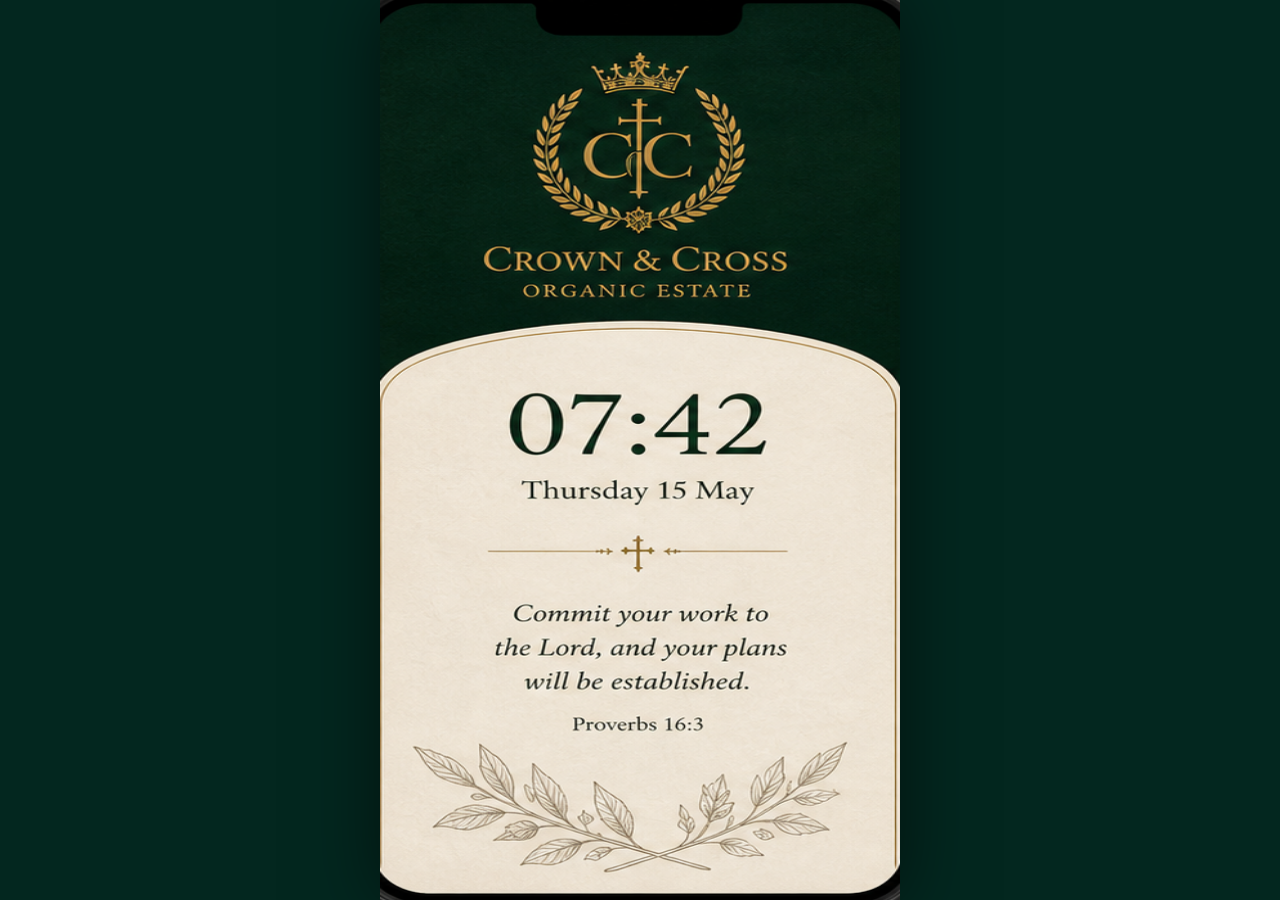
<file: field-journal.html>
<!doctype html><html lang="en"><head><meta charset="utf-8"><meta name="viewport" content="width=device-width,initial-scale=1,viewport-fit=cover"><meta name="theme-color" content="#03271f"><meta name="apple-mobile-web-app-capable" content="yes"><meta name="apple-mobile-web-app-status-bar-style" content="black-translucent"><link rel="apple-touch-icon" href="ccems-field-icon-v2.png"><link rel="manifest" href="field-manifest.webmanifest"><title>CCEMS Estate Field Journal</title><link rel="stylesheet" href="field-journal.css"><link rel="stylesheet" href="field-approved.css"><link rel="stylesheet" href="field-fit.css"></head><body><main id="fieldApp"></main><script src="journal-app.js"></script></body></html>
</file>
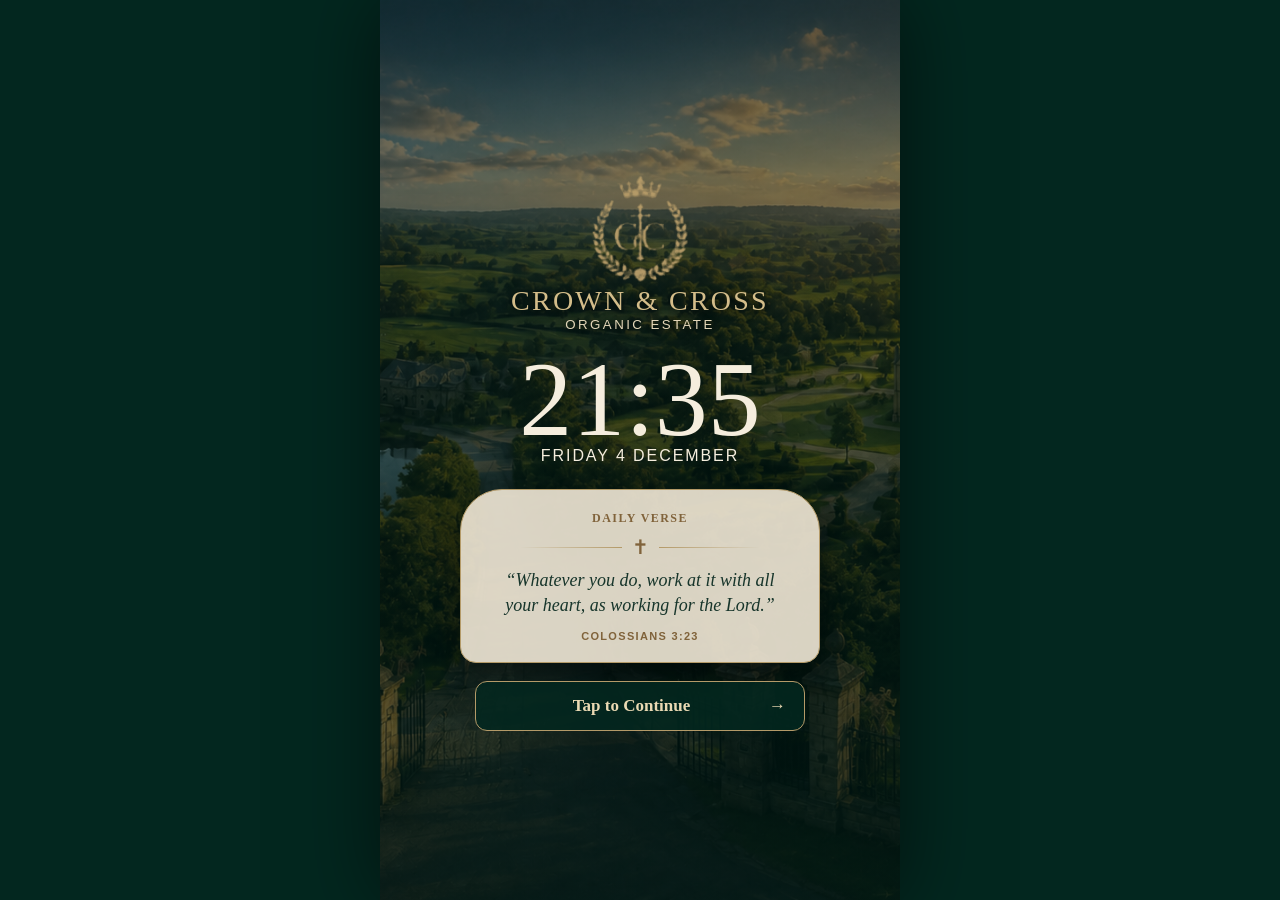
<file: field.html>
<!doctype html><html lang="en"><head><meta charset="utf-8"><meta name="viewport" content="width=device-width,initial-scale=1,viewport-fit=cover"><meta name="theme-color" content="#03271f"><meta name="apple-mobile-web-app-capable" content="yes"><meta name="apple-mobile-web-app-status-bar-style" content="black-translucent"><link rel="apple-touch-icon" href="ccems-field-icon-v2.png"><link rel="manifest" href="field-manifest.webmanifest"><title>CCEMS Field Journal</title><link rel="stylesheet" href="field-journal.css"></head><body><main id="fieldApp"></main><script src="field.js"></script></body></html>
</file>
<file: field-journal.css>
:root{--green:#03271f;--deep:#011a15;--gold:#b49a68;--bronze:#80633b;--paper:#f1eadb;--paper2:#e6dbc6;--ink:#17352b;--sage:#78846b}*{box-sizing:border-box}html,body,#fieldApp{margin:0;min-height:100%;background:var(--green)}body{font-family:"Segoe UI",Arial,sans-serif;color:var(--ink)}button,input,select,textarea{font:inherit}.crest{object-fit:contain;width:82px;height:82px}.ornament{display:flex;align-items:center;gap:10px;width:min(240px,80%);margin:9px auto;color:var(--bronze)}.ornament:before,.ornament:after{content:"";height:1px;flex:1;background:linear-gradient(90deg,transparent,var(--gold))}.ornament:after{background:linear-gradient(90deg,var(--gold),transparent)}.ornament span{font:20px Georgia}.standby{min-height:100vh;padding:max(28px,env(safe-area-inset-top)) 22px max(24px,env(safe-area-inset-bottom));display:flex;flex-direction:column;align-items:center;justify-content:center;text-align:center;color:#f5eddd;background:linear-gradient(#001c1770,#001c17a8),url('welcome-estate-clean.png') center/cover}.standby-brand{display:grid;place-items:center;text-shadow:0 2px 10px #000}.standby-brand .crest{width:112px;height:112px}.standby-brand strong{font:28px Georgia;letter-spacing:.08em;color:#d4bd8a}.standby-brand small{letter-spacing:.18em;color:#e2d5b8}.standby-time{margin-top:20px;font:clamp(68px,22vw,106px)/.9 Georgia}.standby-date{text-transform:uppercase;letter-spacing:.12em}.verse-card{width:min(360px,100%);margin:24px auto 18px;padding:18px 24px;background:#efe6d5e8;color:var(--ink);border:1px solid var(--gold);border-radius:42px 42px 16px 16px;box-shadow:0 14px 35px #0007}.verse-card>small{color:var(--bronze);font:700 12px Georgia;letter-spacing:.12em}.verse-card p{font:italic 18px/1.4 Georgia;margin:8px}.verse-card b{font-size:11px;letter-spacing:.12em;color:var(--bronze)}.enter,.journal-primary,.journal-secondary{min-height:50px;border-radius:12px;padding:12px 18px}.enter{width:min(330px,100%);border:1px solid var(--gold);background:#03271fd9;color:#ead9b3;font:600 17px Georgia}.enter span,.journal-primary span{float:right}.welcome{position:relative;min-height:100vh;background:linear-gradient(#001a1530,#001a1590),url('welcome-estate-clean.png') center/cover;color:#fff;display:flex;flex-direction:column;justify-content:flex-end;text-align:center}.floating-back{position:absolute;z-index:2;left:max(18px,env(safe-area-inset-left));top:max(22px,env(safe-area-inset-top));width:42px;height:42px;border:1px solid #d7c19399;border-radius:50%;background:#03271fd9;color:#e5d4ae}.welcome-brand{position:absolute;top:max(40px,env(safe-area-inset-top));left:50%;transform:translateX(-50%);text-shadow:0 2px 10px #000}.welcome-brand .crest{width:112px;height:112px}.welcome-brand p{margin:0;color:#d4bd8a;font:25px Georgia;white-space:nowrap}.welcome-brand small{color:#eadfc8;letter-spacing:.14em}.welcome-sheet{width:100%;padding:27px max(25px,env(safe-area-inset-right)) max(28px,env(safe-area-inset-bottom));color:var(--ink);background:linear-gradient(#f3ecdf,#e9decb);border-radius:50% 50% 0 0/40px 40px 0 0;border-top:2px solid var(--gold);box-shadow:0 -15px 35px #0005}.welcome-sheet h1,.paper-card h1,.paper-workflow h2,.confirmation h1{font:42px/1.05 Georgia;margin:8px 0;color:#244237}.welcome-sheet>p{font:18px/1.45 Georgia}.journal-primary,.journal-secondary{width:100%;margin-top:10px}.journal-primary{border:1px solid var(--gold);background:linear-gradient(135deg,#063c30,#012119);color:#f7edd9;font:600 16px Georgia;box-shadow:0 6px 15px #0003}.journal-secondary{border:1px solid var(--bronze);background:transparent;color:var(--ink)}.paper-page{min-height:100vh;padding:max(18px,env(safe-area-inset-top)) max(18px,env(safe-area-inset-right)) max(20px,env(safe-area-inset-bottom));background:linear-gradient(#f5efe4,#e8ddca);position:relative}.paper-page:after,.paper-workflow:after{content:"";position:absolute;right:0;bottom:0;width:150px;height:170px;opacity:.14;background:radial-gradient(ellipse at bottom right,#6f8158 0 2px,transparent 3px) 0 0/17px 17px;pointer-events:none}.back{border:0;background:#123d32;color:#f3e8d4;border-radius:50%;width:42px;height:42px}.back span{display:none}.login-brand{text-align:center}.login-brand .crest{width:110px;height:110px}.login-brand small{display:block;color:var(--bronze);font:13px Georgia;letter-spacing:.13em}.paper-card{position:relative;max-width:430px;margin:18px auto 0;padding:25px;background:#f7f1e6;border:1px solid #b49a6866;border-radius:70px 70px 20px 20px;box-shadow:0 16px 40px #664d2630;text-align:center}.paper-card>p{font:16px Georgia}.paper-card label,.journal-field{display:block;text-align:left;margin:12px 0;color:#5d523e;font-size:12px}.paper-card input,.journal-field textarea,.journal-field select,.house-select{width:100%;padding:13px;border:1px solid #a9957088;border-radius:9px;background:#fbf7ee;color:var(--ink)}.paper-card>small{display:block;margin-top:14px;color:#746b5c}.tick{display:flex!important;align-items:center;gap:8px}.tick input{width:18px}.setup-step{display:flex;gap:12px;text-align:left;padding:13px 0;border-bottom:1px solid #b49a6840}.setup-step>b{display:grid;place-items:center;min-width:35px;height:35px;border-radius:50%;background:var(--green);color:#f3e8d4}.setup-step span strong,.setup-step span small{display:block}.setup-step span small{margin-top:3px;color:#6d6558}.journal-page{min-height:100vh;background:var(--paper);padding-bottom:74px}.home-head,.journal-head{min-height:120px;padding:max(17px,env(safe-area-inset-top)) 16px 15px;background:linear-gradient(145deg,#06372c,#02231c);color:#f2e7d1;display:grid;grid-template-columns:45px 1fr 45px;align-items:center;text-align:center;border-bottom:2px solid var(--gold)}.home-head button{border:0;background:none;color:#d7c18d;font-size:20px}.home-head .crest{width:58px;height:58px}.home-head h1,.journal-head h1{font:27px Georgia;color:#dfc995;margin:1px}.home-head small,.journal-head small{color:#d8c9ab}.journal-head .crest{width:48px;height:48px}.journal-head .back{background:#0e4a3b}.journal-content{padding:15px}.greeting,.task-list,.daily-note{max-width:650px;margin:0 auto 15px}.greeting{display:flex;justify-content:space-between;align-items:center;padding:17px;background:#faf5ea;border:1px solid #b49a6860;border-radius:16px;box-shadow:0 6px 18px #654b2020}.greeting span>*{display:block}.greeting strong{font:27px Georgia}.greeting em{font-style:normal;color:#7a705e}.greeting div{text-align:right}.greeting div>*{display:block}.journal-content h2{max-width:650px;margin:12px auto 7px;font:20px Georgia}.task-list{overflow:hidden;border:1px solid #b49a6866;border-radius:16px;background:#faf5eb}.task-list button{width:100%;display:grid;grid-template-columns:42px 1fr 20px;align-items:center;gap:9px;padding:14px;border:0;border-bottom:1px solid #b49a6833;background:transparent;text-align:left;color:var(--ink)}.task-list i{font-style:normal;font-size:25px;color:var(--bronze)}.task-list span>*{display:block}.task-list span small{margin-top:3px;color:#776e5d}.daily-note{padding:17px;border-radius:16px;background:#e2dbc9;color:#394b3d;text-align:center}.daily-note small,.daily-note b{color:var(--bronze);letter-spacing:.1em}.daily-note p{font:italic 15px Georgia}.bottom-nav{position:fixed;z-index:5;bottom:0;left:0;right:0;display:grid;grid-template-columns:repeat(4,1fr);padding-bottom:env(safe-area-inset-bottom);background:#03271ff7;border-top:1px solid var(--gold)}.bottom-nav button{padding:8px 2px;border:0;background:none;color:#c9b78e}.bottom-nav button span{display:block;font-size:10px}.bottom-nav .active{color:#f0d9a4}.paper-workflow{position:relative;max-width:680px;min-height:calc(100vh - 120px);margin:auto;padding:21px;background:linear-gradient(#f7f2e7,#e9dfcc)}.paper-workflow>p{text-align:center;font:16px/1.4 Georgia}.journal-checks{margin:17px 0}.journal-checks label{display:flex;align-items:flex-start;gap:10px;padding:12px 4px;border-bottom:1px solid #aa99754a}.journal-checks input{width:21px;height:21px;accent-color:var(--green)}.text-button{display:block;margin:16px auto;border:0;border-bottom:1px solid var(--green);background:none;color:var(--green)}.house-select{margin:7px 0 14px}.egg-rows{border:1px solid #b49a6866;border-radius:14px;overflow:hidden;background:#fbf6ea}.egg-rows>div{display:grid;grid-template-columns:38px 1fr 34px 48px 34px;align-items:center;gap:4px;padding:7px;border-bottom:1px solid #b49a683b}.egg{display:block;width:25px;height:34px;margin:auto;border-radius:50% 50% 47% 47%/62% 62% 38% 38%;background:var(--egg);box-shadow:inset -4px -5px #0002,0 3px 5px #0002}.egg-rows button,.egg-rows input{height:32px;border:1px solid #ad9a7488;background:#f9f2e5;color:var(--ink);text-align:center}.egg-rows strong{font-size:12px}.collection-total{display:flex;justify-content:space-between;align-items:center;margin:12px 0;padding:13px;border:1px solid var(--gold);border-radius:9px}.collection-total strong{font:28px Georgia}.journal-field textarea{min-height:85px}.concern-types{display:grid;grid-template-columns:repeat(2,1fr);gap:8px}.concern-types button{min-height:90px;border:1px solid #b49a6877;border-radius:12px;background:#f8f1e3;color:var(--ink)}.concern-types i,.concern-types span{display:block}.concern-types i{font-style:normal;font-size:28px;color:var(--bronze)}.confirmation{min-height:100vh;padding:max(35px,env(safe-area-inset-top)) 24px max(26px,env(safe-area-inset-bottom));background:linear-gradient(145deg,#06372c,#011d17);color:#f4ead6;text-align:center}.confirmation .crest{width:110px;height:110px}.seal-check{display:grid;place-items:center;width:105px;height:105px;margin:10px auto;border:2px solid var(--gold);border-radius:50%;font:60px Georgia;color:#d3ba81;box-shadow:0 0 0 8px #b49a6815}.confirmation h1{color:#d7c08a}.confirmation>p{font:17px/1.5 Georgia}.confirmation article{max-width:400px;margin:20px auto;padding:17px;background:var(--paper);color:var(--ink);border:1px solid var(--gold);border-radius:16px}.confirmation article span{display:flex;justify-content:space-between;padding:10px;border-bottom:1px solid #b49a683d}.confirmation article b{max-width:60%;text-align:right}@media(min-width:700px){.welcome,.standby,.paper-page,.journal-page,.confirmation{max-width:520px;margin:auto;box-shadow:0 0 80px #0008}.paper-workflow{min-height:calc(100vh - 120px)}}
</file>
<file: field-approved.css>
.approved-art{position:relative;width:100%;min-height:100vh;overflow:hidden;background:#03271f}.approved-art .screen-art{position:absolute;inset:0;width:100%;height:100%;object-fit:cover;object-position:center}.art-hotspot{position:absolute;z-index:3;border:0;background:transparent;color:transparent;cursor:pointer}.standby-hotspot{left:16%;right:16%;bottom:2%;height:14%}.welcome-primary-hotspot{left:16%;right:16%;bottom:11%;height:8%}.welcome-secondary-hotspot{left:16%;right:16%;bottom:3%;height:7%}.art-back{position:absolute;z-index:4;left:max(18px,env(safe-area-inset-left));top:max(20px,env(safe-area-inset-top));width:44px;height:44px;border:1px solid #b49a68;border-radius:50%;background:#03271fdd;color:#eadcc0;font-size:20px}.approved-login-form{position:absolute;z-index:3;left:12%;right:12%;top:45%;display:grid;gap:13px}.approved-login-form label{color:#4e493f;font-size:12px}.approved-login-form input{width:100%;height:50px;margin-top:5px;padding:0 16px;border:1px solid #9f8a6480;border-radius:9px;background:#f6f0e5e8;color:#17352b}.approved-login-form .remember-art{display:flex;align-items:center;gap:8px}.approved-login-form .remember-art input{width:18px;height:18px;margin:0}.approved-login-form button{height:54px;border-radius:8px}.approved-login-form .journal-primary{margin-top:0}.approved-login-form .biometric{border:0;background:transparent;color:#17352b;text-decoration:underline}@media(min-width:600px){.approved-art{max-width:520px;margin:auto;box-shadow:0 0 70px #0008}}
</file>
<file: field-fit.css>
.approved-art .screen-art{object-fit:fill!important;object-position:center!important}.standby-hotspot{left:15%!important;right:15%!important;bottom:1%!important;height:15%!important}.welcome-primary-hotspot{left:15%!important;right:15%!important;bottom:10%!important;height:10%!important}.welcome-secondary-hotspot{left:15%!important;right:15%!important;bottom:1%!important;height:9%!important}.approved-login-form{top:45%!important;bottom:6%!important;gap:10px!important;align-content:start!important}
.enter-anywhere{cursor:pointer}.real-entry{position:absolute;z-index:5;left:16%;right:16%;bottom:4%;min-height:52px;border:1px solid #b49a68;border-radius:8px;background:#03271f;color:#f3e7cf;font:600 17px Georgia}.real-entry span,.real-welcome-actions .journal-primary span{float:right}.real-welcome-actions{position:absolute;z-index:5;left:14%;right:14%;bottom:3%;display:grid;gap:10px}.real-welcome-actions button{min-height:50px;margin:0}.real-login{top:44%!important;z-index:5!important}
.field-welcome{position:relative;min-height:100svh;max-width:520px;margin:auto;overflow:hidden;background:#f2eadb;color:#17352b}.welcome-photo{position:absolute;inset:0 0 48%;background:linear-gradient(180deg,rgba(3,39,31,.06),rgba(3,39,31,.25)),url('welcome-estate-clean.png') 69% center/cover no-repeat}.welcome-back{position:absolute;top:max(18px,env(safe-area-inset-top));left:18px;width:44px;height:44px;border:1px solid #c6aa70;border-radius:50%;background:#0a493c;color:#f5e8cc;font-size:23px;box-shadow:0 5px 18px #001c1566}.welcome-arch{position:absolute;z-index:2;left:0;right:0;bottom:0;min-height:62%;padding:40px 26px max(24px,env(safe-area-inset-bottom));text-align:center;background:linear-gradient(145deg,#fbf6eb,#efe3cf);border:1px solid #b49a68;border-bottom:0;border-radius:50% 50% 0 0/12% 12% 0 0;box-shadow:0 -10px 30px #001b1540}.welcome-arch:before{content:'';position:absolute;left:calc(50% - 31px);top:-22px;width:60px;height:45px;background:#f7efdf;border:1px solid #b49a68;border-bottom:0;border-radius:35px 35px 0 0}.welcome-cross{position:relative;z-index:2;margin-top:-37px;color:#9b793d;font:32px/1 Georgia}.welcome-kicker{margin:20px 0 4px;color:#9b793d;font:600 11px/1.2 Georgia;letter-spacing:.19em;text-transform:uppercase}.welcome-arch h1{margin:5px 0 8px;color:#17352b;font:500 clamp(31px,9vw,43px)/.98 Georgia;text-transform:uppercase;letter-spacing:.035em}.welcome-motto{margin:0;color:#655c4e;font:italic 14px/1.4 Georgia}.welcome-sketch{position:relative;height:105px;margin:8px auto 4px;color:#9e8c6c;opacity:.55}.welcome-sketch span{display:block;font-size:70px;line-height:90px;transform:scaleX(2.2);opacity:.28}.welcome-sketch i{position:absolute;left:12%;right:12%;bottom:8px;border-top:1px solid #9e8c6c}.welcome-actions{display:grid;gap:10px;max-width:390px;margin:0 auto}.welcome-actions button{width:100%;min-height:52px;margin:0}.welcome-actions .journal-primary span{float:right}.welcome-actions .journal-secondary{background:transparent;color:#17352b;border:1px solid #9e8c6c}
@media(max-height:700px){.welcome-photo{inset:0 0 52%}.welcome-arch{min-height:61%;padding-top:30px}.welcome-sketch{height:62px}.welcome-sketch span{font-size:50px;line-height:55px}.welcome-arch h1{font-size:29px}.welcome-kicker{margin-top:12px}}

/* Full application layout: never present the Welcome view as a phone mock-up. */
.field-welcome{width:100%!important;max-width:none!important;margin:0!important}
.field-welcome .welcome-arch:before{display:none!important}
@media(min-width:700px){.field-welcome{display:grid!important;grid-template-columns:minmax(0,1.2fr) minmax(430px,.8fr)!important}.welcome-photo{position:relative!important;inset:auto!important;min-height:100svh!important;background-position:center!important}.welcome-back{position:fixed!important;z-index:5!important}.welcome-arch{position:relative!important;inset:auto!important;min-height:100svh!important;padding:clamp(75px,10vh,120px) clamp(48px,6vw,105px) 48px!important;display:flex!important;flex-direction:column!important;justify-content:center!important;border:0!important;border-left:1px solid #b49a68!important;border-radius:0!important;box-shadow:-18px 0 45px #001b1533!important}.welcome-arch:before{top:0!important;left:50%!important;transform:translateX(-50%)!important;width:80px!important;height:54px!important;border-radius:0 0 42px 42px!important;border-top:0!important;border-bottom:1px solid #b49a68!important}.welcome-cross{margin:0!important}.welcome-kicker{font-size:13px!important}.welcome-arch h1{font-size:clamp(43px,4.5vw,68px)!important}.welcome-motto{font-size:17px!important}.welcome-sketch{width:min(100%,560px)!important;height:135px!important}.welcome-actions{width:min(100%,440px)!important}}
.field-standby{min-height:100svh;padding:clamp(28px,5vh,60px) 20px 0;display:flex;flex-direction:column;align-items:center;background:radial-gradient(circle at 50% 0,#095044 0,#032f27 34%,#021f1a 100%);color:#f5ead4;text-align:center;overflow:hidden}.standby-brand{position:relative;z-index:2}.standby-brand .crest{width:clamp(115px,18vh,170px);height:auto;filter:drop-shadow(0 6px 15px #0007)}.standby-brand h1{margin:9px 0 0;color:#b8944e;font:500 clamp(27px,7vw,46px)/1 Georgia;text-transform:uppercase;letter-spacing:.045em}.standby-brand p{margin:8px 0 20px;color:#b8944e;font:600 13px/1 Georgia;letter-spacing:.24em;text-transform:uppercase}.standby-panel{position:relative;width:min(100%,720px);flex:1;min-height:520px;padding:clamp(35px,6vh,70px) 30px 28px;background:linear-gradient(145deg,#fcf7ec,#eee1cc);color:#17352b;border:1px solid #b49a68;border-bottom:0;border-radius:50% 50% 0 0/9% 9% 0 0;box-shadow:0 -10px 35px #001b1555}.standby-panel time{display:block;font:500 clamp(70px,16vw,120px)/.9 Georgia}.standby-date{margin:16px 0 23px;font:500 clamp(18px,4vw,27px)/1.2 Georgia}.faith-divider{display:flex;align-items:center;gap:12px;width:min(100%,340px);margin:0 auto 25px;color:#9b793d}.faith-divider:before,.faith-divider:after{content:'';height:1px;flex:1;background:#b49a68}.faith-divider span{font:30px Georgia}.standby-panel blockquote{margin:0;font:italic clamp(20px,4vw,29px)/1.55 Georgia}.standby-panel cite{display:block;margin-top:14px;font:500 15px Georgia;text-transform:uppercase;letter-spacing:.08em}.standby-sheaves{height:100px;margin:10px auto 0;color:#9c8964;display:flex;justify-content:center;gap:30px;font-size:85px;line-height:1;opacity:.7}.standby-sheaves span:first-child{transform:rotate(28deg)}.standby-sheaves span:last-child{transform:scaleX(-1) rotate(28deg)}.standby-panel small{display:block;margin-top:4px;color:#756b5b;font:12px Georgia;letter-spacing:.12em;text-transform:uppercase}@media(min-width:800px){.field-standby{padding-top:30px}.standby-brand .crest{width:120px}.standby-brand h1{font-size:30px}.standby-brand p{margin-bottom:12px}.standby-panel{width:min(92%,960px);min-height:0;padding-top:34px}.standby-panel time{font-size:74px}.standby-panel blockquote{font-size:21px}.standby-sheaves{height:72px;font-size:65px}}
.standby-brand .crest{filter:none!important;opacity:1!important;mix-blend-mode:normal!important;image-rendering:auto!important}.standby-sheaves{height:94px!important;margin:13px auto 0!important;display:flex!important;align-items:center!important;justify-content:center!important;gap:15px!important;color:#9c8964!important;opacity:.82!important}.standby-sheaves>span{font:24px Georgia!important;color:#9b793d!important;transform:none!important}.botanical-sheaf{position:relative;display:block;width:112px;height:72px;border-bottom:2px solid #9c8964;border-radius:50%;transform:rotate(12deg)}.botanical-sheaf.right{transform:scaleX(-1) rotate(12deg)}.botanical-sheaf:before,.botanical-sheaf:after{content:'❧  ❧  ❧  ❧';position:absolute;left:6px;color:#9c8964;font:27px/1 Georgia;letter-spacing:2px;transform:rotate(-18deg)}.botanical-sheaf:before{bottom:15px}.botanical-sheaf:after{bottom:35px;left:20px;transform:rotate(-8deg) scale(.78)}
.botanical-sheaf{width:125px!important;height:66px!important;border:0!important;border-bottom:2px solid #9c8964!important;border-radius:50%!important;background:repeating-radial-gradient(ellipse at 25% 75%,transparent 0 8px,#9c8964 9px 10px,transparent 11px 18px)!important;clip-path:polygon(0 50%,100% 0,100% 100%,0 100%)!important}.botanical-sheaf:before,.botanical-sheaf:after{content:''!important;position:absolute!important;inset:0!important;background:repeating-linear-gradient(145deg,transparent 0 11px,#9c8964 12px 14px,transparent 15px 22px)!important;clip-path:polygon(5% 70%,85% 5%,100% 8%,22% 88%)!important}.botanical-sheaf:after{transform:scaleY(-1)!important;opacity:.75!important}
.standby-sheaves .botanical-sheaf{display:block!important;position:relative!important;width:135px!important;height:76px!important;border:0!important;border-radius:0!important;clip-path:none!important;background:linear-gradient(145deg,transparent 48%,#9b793d 49% 51%,transparent 52%),radial-gradient(ellipse at center,#b49a68 0 45%,transparent 48%) 21px 43px/22px 11px no-repeat,radial-gradient(ellipse at center,#b49a68 0 45%,transparent 48%) 39px 34px/22px 11px no-repeat,radial-gradient(ellipse at center,#b49a68 0 45%,transparent 48%) 57px 25px/22px 11px no-repeat,radial-gradient(ellipse at center,#b49a68 0 45%,transparent 48%) 75px 16px/22px 11px no-repeat,radial-gradient(ellipse at center,#b49a68 0 45%,transparent 48%) 91px 8px/22px 11px no-repeat!important;transform:none!important}.standby-sheaves .botanical-sheaf:before{content:''!important;position:absolute!important;inset:0!important;clip-path:none!important;background:radial-gradient(ellipse at center,#9b793d 0 45%,transparent 48%) 29px 51px/22px 11px no-repeat,radial-gradient(ellipse at center,#9b793d 0 45%,transparent 48%) 47px 42px/22px 11px no-repeat,radial-gradient(ellipse at center,#9b793d 0 45%,transparent 48%) 65px 33px/22px 11px no-repeat,radial-gradient(ellipse at center,#9b793d 0 45%,transparent 48%) 83px 24px/22px 11px no-repeat!important;transform:rotate(90deg)!important;transform-origin:center!important}.standby-sheaves .botanical-sheaf:after{display:none!important}.standby-sheaves .botanical-sheaf.right{transform:scaleX(-1)!important}
.standby-sheaves img{display:block!important;width:min(100%,430px)!important;height:auto!important;max-height:92px!important;object-fit:contain!important;margin:auto!important}
.field-login{position:relative;width:100%;min-height:100svh;display:grid;background:#f4ecdd;color:#17352b}.login-back{position:fixed;z-index:8;top:max(18px,env(safe-area-inset-top));left:max(18px,env(safe-area-inset-left));width:46px;height:46px;border:1px solid #b49a68;border-radius:50%;background:#074438;color:#f3e7ce;font-size:23px;box-shadow:0 7px 20px #001b1550}.login-estate{display:none}.login-paper{position:relative;min-height:100svh;padding:max(34px,env(safe-area-inset-top)) 22px max(24px,env(safe-area-inset-bottom));overflow:hidden;background:linear-gradient(145deg,#fbf6eb,#eee2cf)}.login-brand-real{text-align:center}.login-brand-real .crest{width:105px;height:105px;filter:none!important}.login-brand-real p{margin:4px 0 2px;color:#9b793d;font:500 22px/1 Georgia;text-transform:uppercase;letter-spacing:.055em}.login-brand-real small{color:#80633b;font:600 10px Georgia;letter-spacing:.2em;text-transform:uppercase}.login-form-real{position:relative;z-index:2;width:min(100%,450px);margin:22px auto 0;padding:27px 25px;background:#f9f2e6;border:1px solid #b49a6875;border-radius:70px 70px 18px 18px;box-shadow:0 18px 45px #6e55252c}.login-faith-mark{display:grid;place-items:center;width:48px;height:48px;margin:-51px auto 15px;border:1px solid #b49a68;border-radius:50%;background:#f9f2e6;color:#9b793d;font:27px Georgia}.login-kicker{margin:0;color:#9b793d;text-align:center;font:700 10px Georgia;letter-spacing:.16em;text-transform:uppercase}.login-form-real h1{margin:7px 0 5px;text-align:center;font:500 38px/1 Georgia}.login-intro{margin:0 0 19px;text-align:center;color:#665d4f;font:14px Georgia}.login-form-real>label{display:block;margin:13px 0;color:#615746;font-size:12px}.login-form-real>label>span{display:block;margin:0 0 6px}.login-input{display:grid;grid-template-columns:36px 1fr 38px;align-items:center;height:52px;border:1px solid #a9957088;border-radius:9px;background:#fffaf1}.login-input b{text-align:center;color:#9b793d;font-size:18px}.login-input input{width:100%;height:48px;padding:0 5px;border:0;outline:0;background:transparent;color:#17352b}.login-input button{height:48px;border:0;background:transparent;color:#80633b;font-size:17px}.login-options{display:flex;align-items:center;justify-content:space-between;gap:12px;margin:10px 0 3px;color:#615746;font-size:11px}.login-options label{display:flex;align-items:center;gap:6px}.login-options input{accent-color:#064033}.login-options button{border:0;background:transparent;color:#80633b;text-decoration:underline;font-size:11px}.login-submit{min-height:53px;margin-top:12px}.login-biometric{width:100%;margin-top:10px;padding:10px;border:0;background:transparent;color:#17352b;text-decoration:underline}.secure-note{display:flex;align-items:center;justify-content:center;gap:10px;margin-top:13px;padding-top:13px;border-top:1px solid #b49a6840}.secure-note>span{color:#9b793d;font-size:27px}.secure-note p,.secure-note strong,.secure-note small{display:block;margin:0}.secure-note strong{font:13px Georgia}.secure-note small{margin-top:2px;color:#716757;font-size:9px}.login-botanical{display:block;width:min(390px,95%);max-height:100px;object-fit:contain;margin:12px auto -20px;opacity:.45}@media(min-width:760px){.field-login{grid-template-columns:minmax(0,1.1fr) minmax(470px,.9fr)}.login-estate{position:relative;display:flex;min-height:100svh;align-items:flex-end;justify-content:center;padding:50px;background:linear-gradient(180deg,#03271f1c,#021f1ae6),url('welcome-estate-clean.png') center/cover;color:#f5e9d2}.login-estate-brand{position:absolute;top:9%;left:50%;transform:translateX(-50%);text-align:center;text-shadow:0 2px 9px #000}.login-estate-brand .crest{display:block;width:135px;height:135px;margin:auto;filter:none!important}.login-estate-brand strong,.login-estate-brand span{display:block;white-space:nowrap;text-transform:uppercase}.login-estate-brand strong{color:#d0b071;font:32px Georgia;letter-spacing:.06em}.login-estate-brand span{margin-top:8px;color:#dfceb0;font:12px Georgia;letter-spacing:.24em}.login-estate blockquote{margin:0 0 5vh;text-align:center;font:italic 21px/1.5 Georgia;text-shadow:0 2px 8px #000}.login-estate cite{display:block;margin-top:10px;font:12px Georgia;letter-spacing:.14em;text-transform:uppercase}.login-paper{display:flex;flex-direction:column;justify-content:center;padding:50px clamp(38px,5vw,85px)}.login-brand-real .crest{width:90px;height:90px}.login-form-real{margin-top:30px}}
.field-welcome{display:block!important;position:relative!important;width:100%!important;min-height:100svh!important;overflow:hidden!important;background:#03271f!important}.field-welcome .welcome-photo{position:absolute!important;inset:0!important;min-height:100svh!important;background:linear-gradient(180deg,rgba(2,31,25,.03),rgba(2,31,25,.42)),url('welcome-estate-clean.png') center/cover no-repeat!important}.field-welcome .welcome-back{position:absolute!important;z-index:8!important;top:max(18px,env(safe-area-inset-top))!important;left:max(18px,env(safe-area-inset-left))!important}.field-welcome .welcome-arch{position:absolute!important;z-index:3!important;left:50%!important;right:auto!important;bottom:0!important;transform:translateX(-50%)!important;width:min(92%,760px)!important;min-height:auto!important;padding:48px clamp(25px,5vw,70px) max(25px,env(safe-area-inset-bottom))!important;display:block!important;text-align:center!important;background:linear-gradient(145deg,#fcf7ec,#eee1cc)!important;border:1px solid #b49a68!important;border-bottom:0!important;border-radius:48% 48% 0 0/52px 52px 0 0!important;box-shadow:0 -14px 44px #001b1566!important}.field-welcome .welcome-arch:before{display:block!important;content:''!important;position:absolute!important;left:50%!important;top:-27px!important;transform:translateX(-50%)!important;width:72px!important;height:54px!important;background:#f8f0e1!important;border:1px solid #b49a68!important;border-bottom:0!important;border-radius:40px 40px 0 0!important}.field-welcome .welcome-cross{position:relative!important;z-index:2!important;margin:-38px auto 15px!important;color:#9b793d!important;font:32px/1 Georgia!important}.field-welcome .welcome-kicker{margin:0 0 7px!important;color:#9b793d!important;font:600 11px Georgia!important;letter-spacing:.19em!important;text-transform:uppercase!important}.field-welcome .welcome-arch h1{margin:4px 0 8px!important;color:#17352b!important;font:500 clamp(34px,5vw,54px)/.98 Georgia!important;text-transform:uppercase!important;letter-spacing:.035em!important}.field-welcome .welcome-motto{margin:0!important;color:#655c4e!important;font:italic 15px/1.4 Georgia!important}.welcome-ornament{display:block;width:min(88%,390px);height:92px;object-fit:contain;margin:8px auto 2px;opacity:.48}.field-welcome .welcome-actions{display:grid!important;gap:10px!important;width:min(100%,410px)!important;max-width:none!important;margin:0 auto!important}.field-welcome .welcome-actions button{min-height:52px!important;margin:0!important}@media(max-height:700px){.field-welcome .welcome-arch{padding-top:36px!important}.field-welcome .welcome-cross{margin-top:-29px!important}.field-welcome .welcome-arch h1{font-size:31px!important}.welcome-ornament{height:58px!important}.field-welcome .welcome-actions button{min-height:46px!important}}@media(max-width:699px){.field-welcome .welcome-arch{width:100%!important;border-left:0!important;border-right:0!important;border-radius:50% 50% 0 0/42px 42px 0 0!important;padding-left:24px!important;padding-right:24px!important}}
.login-approved-crest{object-fit:contain!important;filter:none!important;opacity:1!important;mix-blend-mode:normal!important}.login-brand-real .login-approved-crest{width:118px!important;height:118px!important}.login-estate-brand .login-approved-crest{width:150px!important;height:150px!important}
.login-approved-crest{filter:brightness(.72) contrast(1.16) saturate(1.08)!important;opacity:1!important;mix-blend-mode:multiply!important}
.supabase-connection{display:flex;align-items:center;justify-content:center;gap:7px;margin:12px 0 5px;color:#6b6254;font-size:11px}.supabase-dot{width:8px;height:8px;border-radius:50%;background:#aa956d;box-shadow:0 0 0 3px #aa956d20}.supabase-dot.online{background:#16735b;box-shadow:0 0 0 3px #16735b20}.supabase-dot.offline{background:#a64b3d;box-shadow:0 0 0 3px #a64b3d20}.supabase-dot.checking{animation:supabase-pulse 1.1s ease-in-out infinite}.supabase-login-error{min-height:18px;margin:8px 0 0;color:#9b372e;text-align:center;font-size:11px}.login-submit:disabled{opacity:.7;cursor:wait}@keyframes supabase-pulse{50%{opacity:.35}}
.collection-sync{display:flex!important;align-items:center!important;gap:10px!important;margin-top:12px!important;padding:11px!important;border:1px solid #b49a6860!important;border-radius:10px!important;text-align:left!important}.collection-sync>b{display:grid;place-items:center;min-width:28px;height:28px;border-radius:50%;background:#a7874b;color:#fff}.collection-sync>span{display:block!important;max-width:none!important;text-align:left!important}.collection-sync strong,.collection-sync small{display:block}.collection-sync small{margin-top:2px;color:#6e6657}.collection-sync.synced>b{background:#16735b}.collection-sync.pending>b{background:#9b5b35}
.approved-crest{object-fit:contain!important;filter:brightness(.74) contrast(1.18) saturate(1.06)!important;opacity:1!important;mix-blend-mode:normal!important;image-rendering:auto!important}.standby-brand .approved-crest{width:clamp(118px,15vh,150px)!important;height:clamp(118px,15vh,150px)!important}@media(max-width:480px){.standby-brand .approved-crest{width:132px!important;height:132px!important}.standby-brand h1{font-size:clamp(27px,8vw,35px)!important}}
.field-day{min-height:100svh;padding-bottom:78px;background:linear-gradient(#f7f1e5,#e9deca);color:#17352b}.field-day-head{position:relative;min-height:180px;padding:max(18px,env(safe-area-inset-top)) 18px 22px;display:grid;grid-template-columns:48px 1fr 48px;align-items:start;background:linear-gradient(145deg,#064034,#02251e);color:#f4e8d1;border-bottom:1px solid #b49a68;text-align:center}.field-menu,.field-alert{width:44px;height:44px;border:1px solid #b49a686b;border-radius:50%;background:#073a30;color:#d1b270;font-size:19px}.field-alert{position:relative}.field-alert span{position:absolute;top:-4px;right:-2px;display:grid;place-items:center;width:19px;height:19px;border-radius:50%;background:#b8944e;color:#03271f;font:700 10px Arial}.field-day-title .crest{display:block;width:70px!important;height:70px!important;margin:0 auto 3px;filter:brightness(.9) contrast(1.12)!important}.field-day-title>small{display:block;color:#bfa66f;font:600 8px Georgia;letter-spacing:.16em;text-transform:uppercase}.field-day-title h1{margin:5px 0 2px;color:#ead9b4;font:500 29px/1 Georgia}.field-day-title p{margin:5px 0 0;color:#d1c4aa;font:11px Georgia}.field-day-content{width:min(100%,760px);margin:-18px auto 0;padding:0 15px 18px}.field-greeting{position:relative;z-index:2;display:flex;align-items:center;justify-content:space-between;padding:19px;background:#fbf6eb;border:1px solid #b49a6870;border-radius:18px;box-shadow:0 10px 25px #59431820}.field-greeting>div>*{display:block}.field-greeting>div small{color:#746957;font:13px Georgia}.field-greeting>div strong{margin-top:2px;font:31px Georgia}.field-greeting>div em{margin-top:4px;color:#9b793d;font:normal 700 9px Arial;letter-spacing:.12em;text-transform:uppercase}.field-greeting aside{text-align:right}.field-greeting aside span{font-size:24px;color:#b98d20}.field-greeting aside b,.field-greeting aside small{display:block}.field-greeting aside b{margin-top:2px;font:23px Georgia}.field-greeting aside small{color:#766b59;font-size:10px}.day-summary{display:grid;grid-template-columns:repeat(3,1fr);margin:12px 0;padding:11px 4px;background:#e1d7c3;border:1px solid #b49a684d;border-radius:15px}.day-summary div{text-align:center;border-right:1px solid #b49a684d}.day-summary div:last-child{border:0}.day-summary span,.day-summary strong,.day-summary small{display:block}.day-summary span{color:#9b793d;font-size:17px}.day-summary strong{margin:3px 0;font:21px Georgia}.day-summary small{color:#6e6557;font-size:9px}.section-heading{display:flex;align-items:end;justify-content:space-between;margin:18px 3px 8px}.section-heading small{color:#9b793d;font:700 8px Arial;letter-spacing:.16em}.section-heading h2{margin:3px 0 0;font:25px Georgia}.section-heading button{border:0;background:none;color:#80633b;font:12px Georgia;text-decoration:underline}.field-tasks{overflow:hidden;background:#fbf6eb;border:1px solid #b49a6861;border-radius:17px;box-shadow:0 8px 22px #5c452315}.field-tasks button{width:100%;min-height:82px;padding:12px;display:grid;grid-template-columns:48px 1fr 18px;align-items:center;gap:11px;border:0;border-bottom:1px solid #b49a6838;background:transparent;color:#17352b;text-align:left}.field-tasks button:last-child{border-bottom:0}.task-icon{display:grid;place-items:center;width:46px;height:46px;border:1px solid #a88b5370;border-radius:50%;background:#efe5d2;color:#8b6a31;font:normal 24px Georgia}.field-tasks span>*{display:block}.field-tasks span small{color:#9b793d;font:700 8px Arial;letter-spacing:.13em}.field-tasks span strong{margin:3px 0;font:18px Georgia}.field-tasks span em{color:#6e6557;font:normal 11px Arial}.field-tasks button>b{color:#9b793d;font:24px Georgia}.field-verse{position:relative;margin:15px 0 0;padding:18px 22px 16px;text-align:center;background:#e0d7c5;border:1px solid #b49a6852;border-radius:17px}.mini-cross{position:absolute;top:-13px;left:calc(50% - 14px);display:grid;place-items:center;width:28px;height:28px;border:1px solid #b49a68;border-radius:50%;background:#f1e9da;color:#9b793d}.field-verse small{color:#9b793d;font:700 9px Georgia;letter-spacing:.14em}.field-verse p{margin:8px 0;color:#324b40;font:italic 15px/1.4 Georgia}.field-verse b{color:#80633b;font:10px Georgia;letter-spacing:.11em}.field-bottom-nav{position:fixed;z-index:10;left:0;right:0;bottom:0;display:grid;grid-template-columns:repeat(4,1fr);padding:7px 4px max(7px,env(safe-area-inset-bottom));background:#03271ff5;border-top:1px solid #b49a68}.field-bottom-nav button{min-height:53px;border:0;background:transparent;color:#b6aa90}.field-bottom-nav i,.field-bottom-nav span{display:block}.field-bottom-nav i{font:normal 21px Georgia;color:#b49a68}.field-bottom-nav span{margin-top:4px;font-size:10px}.field-bottom-nav .active{color:#f0dfbd}.field-bottom-nav .active i{color:#d1b270}@media(min-width:760px){.field-day-head{min-height:205px}.field-day-title .crest{width:78px!important;height:78px!important}.field-day-title h1{font-size:34px}.field-day-content{margin-top:-28px;padding-bottom:30px}.field-bottom-nav{left:50%;width:min(760px,100%);transform:translateX(-50%);border-left:1px solid #b49a68;border-right:1px solid #b49a68}.field-tasks{display:grid;grid-template-columns:repeat(2,1fr)}.field-tasks button:nth-child(odd){border-right:1px solid #b49a6838}.field-tasks button:nth-last-child(-n+2){border-bottom:0}}
.field-day{position:relative;background:linear-gradient(#f6efdfdc,#e8dcc8ed),url('welcome-estate-clean.png') center/cover fixed!important}.field-day-bg{position:fixed;inset:0;z-index:0;background:linear-gradient(180deg,rgba(3,39,31,.12),rgba(244,236,219,.88) 34%,rgba(232,220,200,.94));pointer-events:none}.field-day-head,.field-day-content,.field-bottom-nav{position:relative;z-index:2}.field-drawer{position:fixed;z-index:30;top:0;bottom:0;left:0;width:min(330px,86vw);padding:max(22px,env(safe-area-inset-top)) 16px max(20px,env(safe-area-inset-bottom));display:flex;flex-direction:column;background:linear-gradient(155deg,#064034,#011d17);color:#f0e2c7;border-right:1px solid #b49a68;box-shadow:18px 0 45px #001b1575;transform:translateX(-105%);transition:transform .25s ease}.field-drawer.open{transform:translateX(0)}.drawer-head{display:grid;grid-template-columns:58px 1fr 38px;align-items:center;gap:10px;padding-bottom:16px;border-bottom:1px solid #b49a6859}.drawer-head .crest{width:55px!important;height:55px!important}.drawer-head strong,.drawer-head small{display:block}.drawer-head strong{font:20px Georgia;color:#d4bc83}.drawer-head small{margin-top:4px;color:#c5b99f;font-size:9px}.drawer-head button{width:36px;height:36px;border:1px solid #b49a6866;border-radius:50%;background:transparent;color:#d7c18d;font-size:22px}.field-drawer nav{display:grid;gap:5px;margin-top:18px}.field-drawer nav button{min-height:52px;padding:10px 13px;display:grid;grid-template-columns:30px 1fr;align-items:center;border:1px solid transparent;border-radius:10px;background:transparent;color:#f0e4cf;text-align:left}.field-drawer nav button:hover,.field-drawer nav button:focus{border-color:#b49a6866;background:#b49a6812}.field-drawer nav span{font:15px Georgia}.field-drawer footer{margin-top:auto;padding-top:18px;border-top:1px solid #b49a684f;color:#bda66f;text-align:center;font:10px Georgia;letter-spacing:.13em;text-transform:uppercase}.drawer-shade{position:fixed;z-index:29;inset:0;border:0;background:#001b1590;opacity:0;pointer-events:none;transition:opacity .2s}.drawer-shade.show{opacity:1;pointer-events:auto}.journal-records{display:grid;gap:10px;margin-top:18px}.journal-records article{padding:14px;border:1px solid #b49a6859;border-radius:12px;background:#fbf6eb}.journal-records article>*{display:block}.journal-records article span{margin-top:5px;color:#9b793d;font:19px Georgia}.journal-records article small{margin-top:4px;color:#6e6557}
.field-landscape{height:130px;margin:12px -15px -18px;display:flex;align-items:flex-end;overflow:hidden;background:linear-gradient(180deg,transparent,#ddd2bd 94%);border-bottom:1px solid #b49a684d}.field-landscape img{display:block;width:100%;height:118px;object-fit:cover;object-position:center bottom}.photo-upload{display:grid!important;place-items:center;cursor:pointer;text-align:center}.photo-upload input{position:absolute;width:1px;height:1px;opacity:0;pointer-events:none}.photo-preview{position:relative;margin:12px 0;padding:8px;border:1px solid #b49a6866;border-radius:12px;background:#fbf6eb}.photo-preview img{display:block;width:100%;max-height:240px;object-fit:cover;border-radius:8px}.photo-preview figcaption{margin-top:7px;color:#665d4f;font-size:11px}.photo-preview button{position:absolute;top:14px;right:14px;padding:7px 10px;border:1px solid #b49a68;border-radius:8px;background:#03271f;color:#f4e8d1}.concern-types i{font-style:normal}.concern-types button:nth-child(5) i{font:700 12px Georgia!important;letter-spacing:.08em}

/* Approved Field Journal estate engraving */
.field-landscape{height:92px!important;background:none!important}
.field-landscape img{height:88px!important;object-fit:contain!important;opacity:.8!important}

/* Approved Field Journal footer: consistent gold line symbols, never emoji. */
.field-bottom-nav .nav-icon{position:relative;display:block;width:23px;height:23px;margin:0 auto;color:#b49a68;font:normal 0/0 sans-serif}
.field-bottom-nav .active .nav-icon{color:#d2b777}
.nav-home:before{content:"";position:absolute;left:4px;top:8px;width:13px;height:12px;border:2px solid currentColor;border-top:0;border-radius:1px}
.nav-home:after{content:"";position:absolute;left:4px;top:3px;width:13px;height:13px;border-left:2px solid currentColor;border-top:2px solid currentColor;transform:rotate(45deg);border-radius:1px}
.nav-tasks{border:2px solid currentColor;border-radius:3px;box-sizing:border-box}
.nav-tasks:before{content:"";position:absolute;left:4px;top:5px;width:5px;height:3px;border-left:2px solid currentColor;border-bottom:2px solid currentColor;transform:rotate(-45deg)}
.nav-tasks:after{content:"";position:absolute;left:11px;top:6px;width:7px;height:2px;background:currentColor;box-shadow:0 6px 0 currentColor,0 12px 0 currentColor}
.nav-journal{border:2px solid currentColor;border-radius:2px;box-sizing:border-box}
.nav-journal:before{content:"";position:absolute;left:5px;top:4px;width:12px;height:1px;background:currentColor;box-shadow:0 4px 0 currentColor,0 8px 0 currentColor,0 12px 0 currentColor}
.nav-more:before{content:"";position:absolute;left:1px;top:9px;width:5px;height:5px;border-radius:50%;background:currentColor;box-shadow:8px 0 0 currentColor,16px 0 0 currentColor}
.environment-leaf{position:relative;display:block;width:30px;height:30px;margin:auto;font-size:0!important}
.environment-leaf:before{content:"";position:absolute;left:7px;top:3px;width:15px;height:22px;border:2px solid #80633b;border-radius:100% 0 100% 0;transform:rotate(35deg);background:transparent}
.environment-leaf:after{content:"";position:absolute;left:14px;top:9px;width:2px;height:19px;background:#80633b;transform:rotate(35deg);transform-origin:top}
.field-alert .alert-crown{position:relative;display:block;width:24px;height:20px;margin:9px auto 0;border-bottom:3px solid #d1b270;box-sizing:border-box}
.field-alert .alert-crown:before{content:"";position:absolute;left:1px;top:0;width:22px;height:14px;background:#d1b270;clip-path:polygon(0 16%,25% 56%,50% 0,75% 56%,100% 16%,86% 100%,14% 100%)}
.field-alert .alert-crown:after{content:"";position:absolute;left:3px;bottom:-7px;width:18px;height:2px;background:#d1b270;border-radius:2px}
.safety-faith-mark{width:58px;height:58px;margin:0 auto 14px;display:grid;place-items:center;border:1px solid #b49a68;border-radius:50%;background:#f4ecdd;color:#80633b}
.safety-faith-mark span{font:32px/1 Georgia,serif}
.forms-hub-icon{display:grid!important;place-items:center;width:31px;height:31px;border:1px solid #9b793d;border-radius:50%;color:#9b793d;font:24px/1 Georgia!important}
.safety-forms-hub{padding-bottom:34px}.forms-intro{margin:0 0 15px;color:#5f574b;font:15px/1.45 Georgia}.safety-form-list{display:grid;gap:9px;margin-bottom:24px}.safety-form-list button{width:100%;min-height:82px;padding:11px;display:grid;grid-template-columns:42px 1fr 16px;align-items:center;gap:11px;border:1px solid #b49a685c;border-radius:12px;background:#fbf6eb;color:#17352b;text-align:left}.safety-form-list button>i{display:grid;place-items:center;width:38px;height:38px;border:1px solid #b49a68;border-radius:50%;color:#8d6a31;font:normal 18px Georgia}.safety-form-list button span>*{display:block}.safety-form-list button strong{font:17px Georgia}.safety-form-list button small{margin-top:4px;color:#6e6557;font:10px/1.35 Arial}.safety-form-list button>b{color:#9b793d;font:22px Georgia}.compliance-note{margin-top:18px;padding:12px;border-left:3px solid #9b793d;background:#e9deca;color:#62594b;font:11px/1.45 Arial}.safety-form-page form{display:grid;gap:12px}.safety-form-page .journal-field{margin:0}.safety-form-page .journal-field input,.safety-form-page .journal-field select{width:100%;height:48px;margin-top:6px;padding:0 12px;border:1px solid #a9957088;border-radius:8px;background:#fffaf1;color:#17352b}.safety-form-emblem{position:relative;width:58px;height:58px;margin:0 auto 13px;display:grid;place-items:center;border:1px solid #b49a68;border-radius:50%;color:#80633b}.safety-form-emblem span{font:28px Georgia}.safety-form-emblem i{position:absolute;inset:6px;border:1px solid #b49a6840;border-radius:50%}.form-declaration{display:grid;grid-template-columns:22px 1fr;align-items:start;gap:9px;padding:12px;border:1px solid #b49a6859;border-radius:9px;background:#eee4d2;color:#514b41;font:12px/1.4 Arial}.form-declaration input{width:18px;height:18px;accent-color:#064034}


/* Keep the dashboard footer flush with the device edge. */
.field-bottom-nav{position:fixed!important;bottom:0!important}
.field-day{padding-bottom:calc(72px + env(safe-area-inset-bottom))!important}

/* Compact Crown & Cross Estate Navigation Gallery */
.field-drawer{width:min(278px,76vw)!important;padding:max(18px,env(safe-area-inset-top)) 12px max(14px,env(safe-area-inset-bottom))!important;overflow:hidden!important;background:linear-gradient(165deg,#064438 0%,#032c24 48%,#011b16 100%)!important}
.drawer-engraving{position:absolute;z-index:0;left:0;right:0;bottom:74px;height:150px;background:linear-gradient(180deg,transparent,#011b16 90%),url('/field-estate-panorama-approved-v3.png?v=107') center bottom/auto 105px no-repeat;opacity:.13;pointer-events:none}
.field-drawer>*:not(.drawer-engraving){position:relative;z-index:1}
.drawer-head{grid-template-columns:52px 1fr 32px!important;gap:8px!important;padding:0 0 13px!important;border-bottom:1px solid #b49a686b!important;text-align:left}
.drawer-head .crest{width:48px!important;height:48px!important;filter:none!important}.drawer-head>div>small,.drawer-head>div>strong,.drawer-head>div>em{display:block}.drawer-head>div>small{color:#bda66f;font:7px Arial;letter-spacing:.13em}.drawer-head>div>strong{margin-top:3px;color:#e0c994;font:17px/1 Georgia}.drawer-head>div>em{margin-top:3px;color:#b9ad95;font:normal 8px Arial;letter-spacing:.12em;text-transform:uppercase}.drawer-head button{width:30px!important;height:30px!important;font-size:18px!important}
.field-drawer nav{display:block!important;min-height:0;overflow-y:auto;scrollbar-width:none;margin:10px -3px 8px!important;padding:0 3px 8px}.field-drawer nav::-webkit-scrollbar{display:none}
.drawer-group{margin-bottom:9px}.drawer-group header{height:27px;padding:0 7px;display:flex;align-items:center;justify-content:space-between;color:#bda66f;border-bottom:1px solid #b49a6835}.drawer-group header span{font:700 8px Arial;letter-spacing:.15em}
.drawer-crown{position:relative;width:15px;height:12px;border-bottom:2px solid #b49a68}.drawer-crown:before{content:"";position:absolute;inset:0 1px 2px;background:#b49a68;clip-path:polygon(0 18%,25% 58%,50% 0,75% 58%,100% 18%,88% 100%,12% 100%)}
.field-drawer nav .drawer-link{min-height:49px!important;padding:7px 8px!important;grid-template-columns:30px 1fr!important;gap:8px!important;border-radius:9px!important}.drawer-link.active{border-color:#b49a6875!important;background:linear-gradient(90deg,#b49a6820,transparent)!important;box-shadow:inset 2px 0 #b49a68}.drawer-link span>*{display:block}.drawer-link strong{color:#f1e6d0;font:14px/1.1 Georgia}.drawer-link small{margin-top:3px;color:#afa58f;font:8px/1.2 Arial}.drawer-link:hover,.drawer-link:focus{background:#b49a6815!important;border-color:#b49a6855!important}
.drawer-icon{position:relative;display:block!important;width:25px;height:25px;color:#c4a965;font:normal 0/0 sans-serif}.drawer-home:before{content:"";position:absolute;left:5px;top:10px;width:13px;height:11px;border:1.5px solid currentColor;border-top:0}.drawer-home:after{content:"";position:absolute;left:5px;top:5px;width:13px;height:13px;border-left:1.5px solid currentColor;border-top:1.5px solid currentColor;transform:rotate(45deg)}.drawer-tasks{border:1.5px solid currentColor;border-radius:3px}.drawer-tasks:after{content:"";position:absolute;left:5px;top:6px;width:14px;height:1px;background:currentColor;box-shadow:0 5px currentColor,0 10px currentColor}.drawer-journal{border:1.5px solid currentColor;border-radius:2px}.drawer-journal:after{content:"";position:absolute;left:6px;top:4px;width:1px;height:16px;background:currentColor;box-shadow:5px 0 currentColor,10px 0 currentColor}.drawer-egg:before{content:"";position:absolute;left:5px;top:2px;width:15px;height:20px;border:1.5px solid currentColor;border-radius:50% 50% 46% 46%/62% 62% 38% 38%}.drawer-shield:before{content:"";position:absolute;left:4px;top:2px;width:17px;height:20px;border:1.5px solid currentColor;clip-path:polygon(50% 0,100% 20%,88% 74%,50% 100%,12% 74%,0 20%)}.drawer-forms:before{content:"";position:absolute;left:4px;top:2px;width:17px;height:21px;border:1.5px solid currentColor;border-radius:2px}.drawer-forms:after{content:"+";position:absolute;inset:1px 0 0;text-align:center;color:currentColor;font:20px Georgia}.drawer-concern:before{content:"!";position:absolute;left:4px;top:2px;width:17px;height:20px;border:1.5px solid currentColor;border-radius:50%;text-align:center;font:17px/20px Georgia}.drawer-more:before{content:"";position:absolute;left:2px;top:10px;width:5px;height:5px;border-radius:50%;background:currentColor;box-shadow:8px 0 currentColor,16px 0 currentColor}
.drawer-faith-divider{height:19px;display:flex;align-items:center;gap:7px;color:#b49a68}.drawer-faith-divider:before,.drawer-faith-divider:after{content:"";height:1px;flex:1;background:linear-gradient(90deg,transparent,#b49a68)}.drawer-faith-divider:after{background:linear-gradient(90deg,#b49a68,transparent)}.drawer-faith-divider span{font:14px Georgia}
.drawer-verse{padding:10px 10px 9px;text-align:center;border:1px solid #b49a6859;border-radius:12px;background:#011e1899}.drawer-verse small{color:#bda66f;font:700 7px Arial;letter-spacing:.14em}.drawer-verse p{margin:5px 0;color:#e6dac2;font:italic 10px/1.35 Georgia}.drawer-verse b{color:#bda66f;font:7px Arial;letter-spacing:.12em}
.field-drawer footer{display:grid;grid-template-columns:31px 1fr;align-items:center;gap:7px;margin-top:8px!important;padding-top:9px!important;text-align:left!important}.field-drawer footer .crest{width:29px!important;height:29px!important;filter:none!important}.field-drawer footer strong,.field-drawer footer small{display:block}.field-drawer footer strong{color:#d4bc83;font:8px Georgia}.field-drawer footer small{margin-top:3px;color:#9f947e;font:6px Arial;letter-spacing:.08em}
@media(max-width:390px){.field-drawer{width:min(268px,74vw)!important}.drawer-link strong{font-size:13px}.drawer-verse{padding:8px}}

/* Narrow mobile gallery: keep substantially more of the working screen visible. */
.field-drawer{width:clamp(224px,58vw,248px)!important}
.drawer-head{grid-template-columns:44px 1fr 29px!important}.drawer-head .crest{width:41px!important;height:41px!important}.drawer-head>div>strong{font-size:15px}.drawer-head>div>small{font-size:6px}.drawer-link strong{font-size:13px}.drawer-link small{font-size:7px}.field-drawer nav .drawer-link{grid-template-columns:27px 1fr!important;padding-left:6px!important;padding-right:5px!important}.drawer-icon{transform:scale(.9);transform-origin:center}.drawer-verse p{font-size:9px}.field-drawer footer{grid-template-columns:27px 1fr}.field-drawer footer .crest{width:25px!important;height:25px!important}
@media(max-width:390px){.field-drawer{width:clamp(218px,60vw,232px)!important}.drawer-head>div>strong{font-size:14px}.drawer-link strong{font-size:12px}}

/* Final compact width: balanced navigation with almost half the page still visible. */
.field-drawer{width:clamp(210px,54vw,232px)!important}
@media(max-width:390px){.field-drawer{width:clamp(206px,56vw,218px)!important}.drawer-head{grid-template-columns:39px 1fr 27px!important;gap:6px!important}.drawer-head .crest{width:37px!important;height:37px!important}.drawer-head>div>strong{font-size:13px}.drawer-link strong{font-size:11.5px}.drawer-link small{font-size:6.5px}.drawer-group header{padding-left:5px;padding-right:5px}.drawer-group header span{font-size:7px}}

/* Crown & Cross operational-page visual system */
.crown-cross-operational{min-height:100dvh!important;padding-bottom:calc(70px + env(safe-area-inset-bottom))!important;background:linear-gradient(180deg,#03271f 0 118px,rgba(241,234,219,.94) 245px,#e9ddc8 100%),url('welcome-estate-clean.png') center/cover fixed!important}
.crown-cross-operational .journal-head{position:relative;min-height:154px;padding:max(15px,env(safe-area-inset-top)) 13px 48px;grid-template-columns:38px 1fr 38px;align-items:start;border-bottom:1px solid #b49a68;background:linear-gradient(150deg,#064438,#02271f 65%,#011b16);overflow:hidden}.crown-cross-operational .journal-head:after{content:"†";position:absolute;left:22%;right:22%;bottom:35px;height:1px;background:linear-gradient(90deg,transparent,#b49a68 35%,#b49a68 65%,transparent);color:#c3a96b;text-align:center;font:16px/1 Georgia;text-indent:0}.crown-cross-operational .journal-head>div{padding-top:4px}.crown-cross-operational .journal-head small{display:block;color:#bda66f;font:700 7px Arial;letter-spacing:.16em}.crown-cross-operational .journal-head h1{margin-top:5px;color:#e3cd9a;font:25px/1.08 Georgia}.crown-cross-operational .journal-head .crest{width:37px;height:37px;filter:none!important}.crown-cross-operational .journal-head .back{width:35px;height:35px;border:1px solid #b49a6868;background:#073c31;color:#d3b877}
.journal-live-status{position:absolute;left:12px;right:12px;bottom:6px;height:28px;display:grid;grid-template-columns:1fr 42px 1fr;align-items:center;color:#e7dac1}.journal-live-status>div{min-width:0;text-align:center;border-right:1px solid #b49a6840}.journal-live-status>div:last-child{border:0}.journal-live-status b,.journal-live-status small{display:block}.journal-live-status b{font:11px Georgia}.journal-live-status small{margin-top:2px;color:#a99d86;font:6px Arial;text-transform:uppercase;letter-spacing:.08em}.journal-alert-crown{position:relative;height:27px}.journal-alert-crown .alert-crown{position:relative;display:block;width:18px;height:15px;margin:4px auto;border-bottom:2px solid #c8aa64}.journal-alert-crown .alert-crown:before{content:"";position:absolute;inset:0 1px 2px;background:#c8aa64;clip-path:polygon(0 18%,25% 58%,50% 0,75% 58%,100% 18%,88% 100%,12% 100%)}.journal-alert-crown>span{position:absolute;top:-2px;right:3px;display:grid;place-items:center;width:12px;height:12px;border-radius:50%;background:#b8944e;color:#03271f;font:700 7px Arial}
.crown-cross-operational .paper-workflow{position:relative;width:calc(100% - 22px);max-width:680px;min-height:calc(100dvh - 154px);margin:-11px auto 0;padding:27px 18px 96px;border:1px solid #b49a6870;border-radius:35px 35px 0 0;background:linear-gradient(160deg,rgba(252,248,239,.98),rgba(235,224,205,.98));box-shadow:0 14px 34px #4130182b;overflow:hidden}.crown-cross-operational .paper-workflow:after{content:""!important;position:absolute!important;left:-3%!important;right:-3%!important;bottom:0!important;width:106%!important;height:82px!important;opacity:.16!important;background:url('field-estate-panorama-approved-v3.png') center bottom/auto 82px repeat-x!important;pointer-events:none}.crown-cross-operational .paper-workflow>*{position:relative;z-index:1}.crown-cross-operational .paper-workflow>h2{margin:4px 0 7px;text-align:center;color:#234438;font:30px/1.05 Georgia}.crown-cross-operational .paper-workflow>p{max-width:520px;margin:0 auto 19px;color:#645b4c;font:15px/1.45 Georgia}.crown-cross-operational .task-list,.crown-cross-operational .egg-rows,.crown-cross-operational .journal-records article,.crown-cross-operational .safety-form-list button,.crown-cross-operational .concern-types button{border-color:#b49a6866;background:#fffaf0;box-shadow:0 5px 15px #6b51231a}.crown-cross-operational .journal-primary{border-color:#b49a68;background:linear-gradient(135deg,#075041,#02271f);box-shadow:0 7px 16px #001b1538}.crown-cross-operational .journal-secondary{background:#f8f0e2}.crown-cross-operational .journal-field input,.crown-cross-operational .journal-field textarea,.crown-cross-operational .journal-field select,.crown-cross-operational .house-select{background:#fffaf1;border-color:#a68d6080}.crown-cross-operational .operational-footer{left:0!important;width:100%!important;transform:none!important}
.page-emblem{position:relative;width:58px;height:58px;margin:0 auto 13px;display:grid;place-items:center;border:1px solid #b49a68;border-radius:50%;background:#f8f0e2;color:#80633b;box-shadow:0 0 0 5px #b49a6810}.page-emblem:before{content:"";position:absolute;inset:6px;border:1px solid #b49a6840;border-radius:50%}.page-emblem span{font:25px Georgia}.page-emblem i{position:absolute;display:block}.emblem-collect i{width:18px;height:25px;border-radius:50% 50% 46% 46%/62% 62% 38% 38%;background:linear-gradient(145deg,#e8d7a7,#9d762c);box-shadow:inset -3px -4px #0002}.emblem-collect span{display:none}.emblem-tasks i,.emblem-journal i,.emblem-more i,.emblem-concern i,.emblem-forms i,.page-emblem[class*="emblem-form"] i{width:20px;height:24px;border:1.5px solid #80633b;border-radius:2px}.emblem-tasks i:after,.emblem-journal i:after,.emblem-forms i:after,.page-emblem[class*="emblem-form"] i:after{content:"";position:absolute;left:4px;top:6px;width:11px;height:1px;background:#80633b;box-shadow:0 4px #80633b,0 8px #80633b}.emblem-tasks span,.emblem-journal span,.emblem-more span,.emblem-concern span,.emblem-forms span,.page-emblem[class*="emblem-form"] span{display:none}.emblem-concern i{border-radius:50%}.emblem-concern i:after{content:"!";display:block;text-align:center;font:18px/22px Georgia}.emblem-more i{border:0;width:26px;height:8px;top:25px}.emblem-more i:after{content:"";position:absolute;width:6px;height:6px;border-radius:50%;background:#80633b;box-shadow:10px 0 #80633b,20px 0 #80633b}
@media(min-width:700px){.journal-live-status{left:auto;right:12px;top:12px;bottom:auto;width:230px}.crown-cross-operational .journal-head{padding-right:250px;text-align:left}.crown-cross-operational .journal-head:after{bottom:18px}.crown-cross-operational .paper-workflow{margin-top:-18px}}

/* Mobile operational-page alignment grid */
@media(max-width:699px){
  .crown-cross-operational .journal-head{min-height:190px!important;padding:18px 13px 70px!important;grid-template-columns:40px minmax(0,1fr) 40px!important;column-gap:7px!important;align-items:start!important}
  .crown-cross-operational .journal-head>div{min-width:0;padding-top:3px!important}
  .crown-cross-operational .journal-head h1{max-width:100%;margin:5px auto 0!important;font-size:clamp(20px,6.1vw,25px)!important;line-height:1.04!important;overflow-wrap:normal;word-break:normal}
  .crown-cross-operational .journal-head>div>small{font-size:6.5px!important;line-height:1.2!important}
  .crown-cross-operational .journal-head .back{margin-top:0!important}
  .crown-cross-operational .journal-head .crest{width:36px!important;height:36px!important;margin-top:0!important}
  .crown-cross-operational .journal-head:after{left:14%!important;right:14%!important;bottom:50px!important}
  .journal-live-status{left:14px!important;right:14px!important;bottom:10px!important;height:34px!important;grid-template-columns:1fr 54px 1fr!important}
  .journal-live-status b{font-size:10px!important}.journal-live-status small{font-size:5.8px!important}
  .journal-alert-crown>span{right:7px!important}
  .crown-cross-operational .paper-workflow{width:calc(100% - 20px)!important;min-height:calc(100dvh - 190px)!important;margin:-8px auto 0!important;padding:27px 17px calc(142px + env(safe-area-inset-bottom))!important;border-radius:31px 31px 0 0!important}
  .crown-cross-operational .paper-workflow>h2{font-size:27px!important}
  .crown-cross-operational .operational-footer{height:auto!important;min-height:68px!important;background:#03271f!important;box-shadow:0 -6px 18px #001b1540!important}
}

/* Live command summary and iPhone-stable footer anchoring */
.day-summary.live-summary{padding:0!important;overflow:hidden}.day-summary.live-summary button{min-width:0;min-height:86px;padding:10px 4px;border:0;border-right:1px solid #b49a684d;background:transparent;color:#17352b;text-align:center}.day-summary.live-summary button:last-child{border-right:0}.day-summary.live-summary button:active,.day-summary.live-summary button:focus{background:#b49a6818;outline:0}.day-summary.live-summary button span,.day-summary.live-summary button strong,.day-summary.live-summary button small{display:block}.day-summary.live-summary button strong{margin:4px 0;font:21px Georgia}.day-summary.live-summary button small{color:#6e6557;font-size:9px}.summary-task-icon{position:relative;width:17px;height:17px;margin:auto;border:1.5px solid #9b793d;border-radius:3px}.summary-task-icon:after{content:"";position:absolute;left:3px;top:3px;width:8px;height:4px;border-left:1.5px solid #9b793d;border-bottom:1.5px solid #9b793d;transform:rotate(-45deg)}.summary-clock-icon{position:relative;width:17px;height:17px;margin:auto;border:1.5px solid #9b793d;border-radius:50%}.summary-clock-icon:before{content:"";position:absolute;left:7px;top:3px;width:1.5px;height:6px;background:#9b793d;transform-origin:bottom;transform:rotate(-25deg)}.summary-alert-icon{color:#9b793d;font:18px/17px Georgia!important}
.field-bottom-nav,.crown-cross-operational .operational-footer{position:fixed!important;z-index:9999!important;left:0!important;right:0!important;bottom:0!important;width:100%!important;margin:0!important;transform:translate3d(0,0,0)!important;backface-visibility:hidden!important;-webkit-backface-visibility:hidden!important;will-change:transform!important}
html,body{overscroll-behavior-y:none}

/* Internal-page reset: quiet, approved Field Journal structure. */
.crown-cross-operational{padding-bottom:0!important;background:#f1eadb!important}
.crown-cross-operational .journal-head{min-height:112px!important;padding:max(14px,env(safe-area-inset-top)) 13px 14px!important;grid-template-columns:42px minmax(0,1fr) 42px!important;column-gap:8px!important;align-items:center!important;background:linear-gradient(150deg,#064438,#02271f 68%,#011b16)!important}
.crown-cross-operational .journal-head>div{padding:0!important}.crown-cross-operational .journal-head h1{margin:3px auto 0!important;color:#dfc995!important;font:clamp(19px,5.3vw,25px)/1.08 Georgia!important}.crown-cross-operational .journal-head>div>small{font-size:6.5px!important}.crown-cross-operational .journal-head .back{width:36px!important;height:36px!important;margin:0!important}.crown-cross-operational .journal-head .crest{width:38px!important;height:38px!important;margin:0!important}.crown-cross-operational .journal-head:after{left:18%!important;right:18%!important;bottom:6px!important}
.crown-cross-operational .journal-live-status{display:none!important}
.crown-cross-operational .paper-workflow{width:100%!important;max-width:680px!important;min-height:calc(100dvh - 112px)!important;margin:0 auto!important;padding:23px 18px 42px!important;border:0!important;border-radius:0!important;background:linear-gradient(#f8f2e7,#eadfcd)!important;box-shadow:none!important;overflow:visible!important}.crown-cross-operational .paper-workflow:after{height:62px!important;background-size:auto 62px!important}.crown-cross-operational .paper-workflow>h2{font-size:28px!important}
.crown-cross-operational .page-emblem{width:50px;height:50px;margin-bottom:11px}.crown-cross-operational .operational-footer{position:relative!important;left:auto!important;right:auto!important;bottom:auto!important;width:100%!important;min-height:68px!important;margin:0!important;transform:none!important;box-shadow:none!important;will-change:auto!important}

/* Egg Collection is the first approved internal-page template. */
#fieldApp[data-view="collect"] .journal-head{min-height:122px!important}
#fieldApp[data-view="collect"] .paper-workflow{width:calc(100% - 16px)!important;margin:-8px auto 0!important;padding:25px 17px 45px!important;border:1px solid #b49a6866!important;border-radius:30px 30px 0 0!important;background:linear-gradient(155deg,#fffaf0,#eee2cf)!important;box-shadow:0 10px 28px #5c45231f!important;overflow:hidden!important}
#fieldApp[data-view="collect"] .paper-workflow>p{margin-bottom:17px!important;color:#61594b!important;font:15px/1.4 Georgia!important}
#fieldApp[data-view="collect"] .page-emblem{width:56px;height:56px;margin-bottom:13px;box-shadow:0 0 0 5px #b49a6810}
#fieldApp[data-view="collect"] .house-select{height:49px;margin-bottom:14px;font:15px Georgia}
#fieldApp[data-view="collect"] .egg-rows{background:#fffaf1;border-color:#b49a6866;box-shadow:0 5px 16px #654a1e16}
#fieldApp[data-view="collect"] .egg-rows>div{min-height:54px;padding:8px}
#fieldApp[data-view="collect"] .operational-footer{margin-top:0!important}

/* v40 — unified Crown & Cross internal mobile framework */
.crown-cross-operational{min-height:100dvh!important;padding-bottom:calc(70px + env(safe-area-inset-bottom))!important;background:#03271f!important}
.crown-cross-operational .journal-head{position:sticky!important;z-index:20!important;top:0!important;min-height:94px!important;padding:max(12px,env(safe-area-inset-top)) 14px 13px!important;border-bottom:1px solid #a78749!important;box-shadow:0 5px 18px #001b1538!important}
.crown-cross-operational .journal-head h1{font-size:clamp(20px,5vw,27px)!important;letter-spacing:.01em!important}
.crown-cross-operational .journal-head .back{display:grid!important;place-items:center!important;border-color:#b49a687d!important;background:#073b31!important;color:#d8bf84!important}.crown-cross-operational .journal-head .back span{display:none!important}
.crown-cross-operational .paper-workflow{width:min(100%,680px)!important;min-height:calc(100dvh - 164px)!important;padding:24px 18px 102px!important;background:linear-gradient(155deg,#fffaf0,#eee2cf)!important}
.crown-cross-operational .operational-footer{position:fixed!important;z-index:100!important;left:50%!important;right:auto!important;bottom:0!important;width:min(100%,680px)!important;min-height:66px!important;padding-bottom:max(6px,env(safe-area-inset-bottom))!important;transform:translateX(-50%)!important;background:#03271ff7!important;border-top:1px solid #b49a68!important;box-shadow:0 -8px 22px #001b1552!important}
.collection-intro{text-align:center;margin:0 auto 18px}.collection-intro small{color:#9a7436;font:700 9px Arial;letter-spacing:.18em}.collection-intro h2{margin:5px 0 7px;color:#1f4337;font:30px/1 Georgia}.collection-intro p{max-width:460px;margin:0 auto;color:#685f50;font:15px/1.4 Georgia}
#fieldApp[data-view="collect"] .journal-head{min-height:94px!important}#fieldApp[data-view="collect"] .paper-workflow{width:min(100%,680px)!important;margin:0 auto!important;padding:22px 16px calc(96px + env(safe-area-inset-bottom))!important;border:0!important;border-radius:0!important;box-shadow:none!important}#fieldApp[data-view="collect"] .page-emblem{display:none!important}
#fieldApp[data-view="collect"] .house-select,#fieldApp[data-view="concern"] .concern-location-picker .house-select{height:52px!important;margin:0 0 13px!important;padding:0 14px!important;border-radius:12px!important;font:16px Georgia!important}#fieldApp[data-view="collect"] .egg-rows{overflow:hidden!important;border-radius:14px!important}#fieldApp[data-view="collect"] .egg-rows>div{display:grid!important;grid-template-columns:34px minmax(0,1fr) 38px 46px 38px!important;gap:7px!important;min-height:52px!important;padding:6px 9px!important}#fieldApp[data-view="collect"] .egg-rows .egg{width:27px!important;height:36px!important;margin:auto!important;filter:drop-shadow(0 4px 3px #47341638)!important}#fieldApp[data-view="collect"] .egg-rows strong{font-size:13px!important}#fieldApp[data-view="collect"] .egg-rows button,#fieldApp[data-view="collect"] .egg-rows input{width:100%!important;height:36px!important;min-width:0!important;border:1px solid #b49a6870!important;background:#f8f1e4!important;color:#173c31!important;font:18px Georgia!important}
#fieldApp[data-view="collect"] .collection-total{position:sticky!important;z-index:5!important;bottom:68px!important;margin:12px 0!important;border:1px solid #a98b5466!important;border-radius:12px!important;background:#f4ead7f7!important;box-shadow:0 5px 14px #4431121f!important}.collection-actions{display:grid;grid-template-columns:minmax(105px,.7fr) minmax(180px,1.3fr);gap:9px;margin-top:11px}.collection-actions .journal-primary,.collection-actions .journal-secondary{width:100%!important;margin:0!important}.collection-back{border-color:#94743e!important;color:#173c31!important;font-weight:700!important}
@media(max-width:390px){#fieldApp[data-view="collect"] .egg-rows>div{grid-template-columns:30px minmax(0,1fr) 34px 42px 34px!important;gap:5px!important;padding-inline:7px!important}.collection-intro h2{font-size:27px}.crown-cross-operational .paper-workflow{padding-inline:13px!important}}

/* v42 — refined heritage egg-entry details */
.collection-faith-divider{display:flex;align-items:center;gap:9px;width:min(250px,72%);margin:8px auto 11px;color:#9a7436}.collection-faith-divider:before,.collection-faith-divider:after{content:"";height:1px;flex:1;background:linear-gradient(90deg,transparent,#a98748)}.collection-faith-divider:after{background:linear-gradient(90deg,#a98748,transparent)}.collection-faith-divider span{font:18px Georgia;text-shadow:0 1px #fff}
.house-picker{position:relative;margin-bottom:13px}.house-picker .house-select{width:100%!important;margin:0!important;display:flex!important;align-items:center!important;justify-content:space-between!important;border:1px solid #9d7b3f!important;background:linear-gradient(135deg,#fff9ec,#eee0c5)!important;color:#173c31!important;text-align:left!important}.house-picker .house-select.open{background:linear-gradient(135deg,#0a5142,#033229)!important;color:#f1dfb8!important;border-color:#c09d57!important;box-shadow:0 0 0 3px #b49a6826!important}.house-picker .house-select b{color:#9a7436;font:20px Georgia}.house-picker .house-select.open b{color:#e1c887}.house-options{position:absolute;z-index:30;left:0;right:0;top:calc(100% + 5px);overflow:hidden;border:1px solid #b49a68;border-radius:12px;background:#063c32;box-shadow:0 12px 26px #001b156b}.house-options button{width:100%;min-height:50px;padding:8px 13px;display:grid;grid-template-columns:68px 1fr;align-items:center;border:0;border-bottom:1px solid #b49a6845;background:#063c32;color:#f1e4c9;text-align:left}.house-options button:last-child{border:0}.house-options button.selected{background:#aa8747;color:#062d25}.house-options span{font:700 10px Arial;letter-spacing:.09em;text-transform:uppercase}.house-options strong{font:14px Georgia}
#fieldApp[data-view="collect"] .egg-rows .speckled-egg{background-color:#d5b979!important;background-image:radial-gradient(circle at 28% 24%,#67451f 0 1.2px,transparent 1.5px),radial-gradient(circle at 65% 36%,#7f592b 0 1px,transparent 1.4px),radial-gradient(circle at 42% 58%,#5e3b1c 0 1.4px,transparent 1.8px),radial-gradient(circle at 72% 72%,#805827 0 1.1px,transparent 1.5px),radial-gradient(circle at 25% 78%,#6b4720 0 .9px,transparent 1.3px),linear-gradient(145deg,#ead7a1,#b78e47)!important;background-size:13px 15px,15px 17px,17px 19px,14px 16px,12px 14px,100% 100%!important}
.collection-notes>strong{display:block;margin-bottom:7px;color:#173c31;font:700 16px Georgia}.collection-photo{min-height:61px!important}.collection-photo span{font:700 15px Georgia;color:#173c31}.collection-photo small{display:block;margin-top:4px;color:#746650;font:10px Arial}
.house-picker{z-index:25!important}
.faith-divider span,.drawer-faith-divider span,.ornament span{position:relative!important;width:14px!important;height:21px!important;display:block!important;margin:auto!important;font-size:0!important}.faith-divider span:before,.drawer-faith-divider span:before,.ornament span:before{content:""!important;position:absolute!important;left:6px!important;top:1px!important;width:2px!important;height:19px!important;border-radius:1px!important;background:#9a7436!important}.faith-divider span:after,.drawer-faith-divider span:after,.ornament span:after{content:""!important;position:absolute!important;left:1px!important;top:7px!important;width:12px!important;height:2px!important;border-radius:1px!important;background:#9a7436!important}

/* v44 — precision mobile typography, Christian ornament and approved line icons */
html{-webkit-text-size-adjust:100%!important;text-size-adjust:100%!important}.crown-cross-operational .journal-head:after{content:""!important;height:21px!important;bottom:-4px!important;background:linear-gradient(90deg,transparent,#b49a68 28%,transparent 28%,transparent 72%,#b49a68 72%,transparent) center/100% 1px no-repeat,linear-gradient(#b49a68,#b49a68) center/2px 20px no-repeat,linear-gradient(#b49a68,#b49a68) center 7px/13px 2px no-repeat!important;color:transparent!important}
.field-bottom-nav .nav-icon{width:22px!important;height:22px!important;border:0!important;border-radius:0!important;background:#b49a68!important;box-shadow:none!important}.field-bottom-nav .active .nav-icon{background:#dec88f!important}.field-bottom-nav .nav-icon:before,.field-bottom-nav .nav-icon:after{display:none!important}.nav-home{-webkit-mask:url("data:image/svg+xml,%3Csvg xmlns='http://www.w3.org/2000/svg' viewBox='0 0 24 24'%3E%3Cpath d='M3 11.2 12 3l9 8.2V21h-6v-6H9v6H3z' fill='none' stroke='black' stroke-width='1.7' stroke-linejoin='round'/%3E%3C/svg%3E") center/contain no-repeat!important;mask:url("data:image/svg+xml,%3Csvg xmlns='http://www.w3.org/2000/svg' viewBox='0 0 24 24'%3E%3Cpath d='M3 11.2 12 3l9 8.2V21h-6v-6H9v6H3z' fill='none' stroke='black' stroke-width='1.7' stroke-linejoin='round'/%3E%3C/svg%3E") center/contain no-repeat!important}.nav-tasks{-webkit-mask:url("data:image/svg+xml,%3Csvg xmlns='http://www.w3.org/2000/svg' viewBox='0 0 24 24'%3E%3Crect x='4' y='3' width='16' height='18' rx='2' fill='none' stroke='black' stroke-width='1.7'/%3E%3Cpath d='m7 8 1.4 1.4L11 6.8M13 8h4M7 14h2M12 14h5M7 18h2M12 18h5' fill='none' stroke='black' stroke-width='1.7' stroke-linecap='round'/%3E%3C/svg%3E") center/contain no-repeat!important;mask:url("data:image/svg+xml,%3Csvg xmlns='http://www.w3.org/2000/svg' viewBox='0 0 24 24'%3E%3Crect x='4' y='3' width='16' height='18' rx='2' fill='none' stroke='black' stroke-width='1.7'/%3E%3Cpath d='m7 8 1.4 1.4L11 6.8M13 8h4M7 14h2M12 14h5M7 18h2M12 18h5' fill='none' stroke='black' stroke-width='1.7' stroke-linecap='round'/%3E%3C/svg%3E") center/contain no-repeat!important}.nav-journal{-webkit-mask:url("data:image/svg+xml,%3Csvg xmlns='http://www.w3.org/2000/svg' viewBox='0 0 24 24'%3E%3Cpath d='M4 5.5A3.5 3.5 0 0 1 7.5 2H12v18H7.5A3.5 3.5 0 0 0 4 23zM20 5.5A3.5 3.5 0 0 0 16.5 2H12v18h4.5A3.5 3.5 0 0 1 20 23z' fill='none' stroke='black' stroke-width='1.6' stroke-linejoin='round'/%3E%3C/svg%3E") center/contain no-repeat!important;mask:url("data:image/svg+xml,%3Csvg xmlns='http://www.w3.org/2000/svg' viewBox='0 0 24 24'%3E%3Cpath d='M4 5.5A3.5 3.5 0 0 1 7.5 2H12v18H7.5A3.5 3.5 0 0 0 4 23zM20 5.5A3.5 3.5 0 0 0 16.5 2H12v18h4.5A3.5 3.5 0 0 1 20 23z' fill='none' stroke='black' stroke-width='1.6' stroke-linejoin='round'/%3E%3C/svg%3E") center/contain no-repeat!important}.nav-more{-webkit-mask:radial-gradient(circle at 3px 11px,#000 0 2.3px,transparent 2.5px),radial-gradient(circle at 11px 11px,#000 0 2.3px,transparent 2.5px),radial-gradient(circle at 19px 11px,#000 0 2.3px,transparent 2.5px)!important;mask:radial-gradient(circle at 3px 11px,#000 0 2.3px,transparent 2.5px),radial-gradient(circle at 11px 11px,#000 0 2.3px,transparent 2.5px),radial-gradient(circle at 19px 11px,#000 0 2.3px,transparent 2.5px)!important}
.environment-leaf{width:32px!important;height:30px!important;background:linear-gradient(90deg,transparent 48%,#80633b 48% 53%,transparent 53%) center bottom/100% 17px no-repeat!important}.environment-leaf:before,.environment-leaf:after{content:""!important;position:absolute!important;top:4px!important;width:14px!important;height:18px!important;border:2px solid #80633b!important;background:transparent!important}.environment-leaf:before{left:2px!important;border-radius:100% 0 100% 0!important;transform:rotate(-18deg)!important}.environment-leaf:after{right:2px!important;left:auto!important;border-radius:0 100% 0 100%!important;transform:rotate(18deg)!important}
.field-alert .alert-crown{width:28px!important;height:24px!important;margin:7px auto 0!important;border:0!important}.field-alert .alert-crown:before{left:1px!important;top:1px!important;width:26px!important;height:17px!important;background:#d1b270!important;clip-path:polygon(0 22%,18% 56%,34% 10%,50% 55%,66% 10%,82% 56%,100% 22%,88% 100%,12% 100%)!important}.field-alert .alert-crown:after{left:4px!important;bottom:1px!important;width:20px!important;height:2px!important;background:#d1b270!important;box-shadow:0 4px #d1b270!important}
.field-greeting aside b{font-family:Arial,sans-serif!important;font-size:23px!important;font-weight:500!important;font-variant-numeric:tabular-nums!important;letter-spacing:-.02em!important}.collection-total span{color:#173c31!important;font:700 20px/1 Georgia!important;letter-spacing:.035em!important}.collection-total strong{color:#8b682f!important;font:700 32px/1 Georgia!important;font-variant-numeric:lining-nums tabular-nums!important}
@media(max-width:430px){.field-bottom-nav .nav-icon{width:21px!important;height:21px!important}.field-bottom-nav span{font-size:10px!important}.field-greeting aside b{font-size:22px!important}}

/* v45 — approved Heritage Eggs pre-task safety workflow */
#fieldApp[data-view="task"] .page-emblem{display:none!important}#fieldApp[data-view="task"] .paper-workflow{padding-top:21px!important}.pretask-heading{text-align:center}.pretask-heading>small{display:block;margin-top:8px;color:#9a7436;font:700 9px Arial;letter-spacing:.18em}.pretask-heading h2{margin:4px 0 0!important;color:#1c4236!important;font:31px/1 Georgia!important}.pretask-heading>p{max-width:480px;margin:0 auto 16px!important;color:#685e4e;font:15px/1.45 Georgia!important}.pretask-shield{position:relative;width:61px;height:68px;margin:0 auto 4px;border:1px solid #b49a68;border-radius:30px 30px 24px 24px;background:#f8f0df;box-shadow:0 0 0 5px #b49a6812}.pretask-shield:before{content:"";position:absolute;left:15px;top:12px;width:29px;height:36px;border:2px solid #8e6b31;border-radius:14px 14px 18px 18px;clip-path:polygon(0 0,100% 0,100% 62%,50% 100%,0 62%)}.pretask-shield i:before{content:"";position:absolute;left:29px;top:20px;width:2px;height:23px;background:#8e6b31}.pretask-shield i:after{content:"";position:absolute;left:23px;top:27px;width:14px;height:2px;background:#8e6b31}.pretask-divider{display:flex;align-items:center;gap:9px;width:min(240px,68%);margin:8px auto 11px}.pretask-divider:before,.pretask-divider:after{content:"";height:1px;flex:1;background:linear-gradient(90deg,transparent,#a98748)}.pretask-divider:after{background:linear-gradient(90deg,#a98748,transparent)}.pretask-divider span{position:relative;width:13px;height:20px}.pretask-divider span:before{content:"";position:absolute;left:6px;top:0;width:2px;height:20px;background:#9a7436}.pretask-divider span:after{content:"";position:absolute;left:1px;top:7px;width:12px;height:2px;background:#9a7436}
.pretask-checks{overflow:hidden;margin:13px 0 15px!important;border:1px solid #b49a6866;border-radius:15px;background:#fffaf0;box-shadow:0 6px 18px #5d451b17}.pretask-checks label{position:relative;min-height:57px;margin:0!important;padding:10px 12px!important;display:grid!important;grid-template-columns:30px 1fr!important;align-items:center!important;gap:10px!important;border-bottom:1px solid #b49a6838!important}.pretask-checks label:last-child{border:0!important}.pretask-checks input{position:absolute;opacity:0;pointer-events:none}.pretask-checks i{position:relative;display:block;width:28px;height:28px;border:1.5px solid #9c7b40;border-radius:50%;background:#f8f0df}.pretask-checks input:checked+i{background:#0b5041;border-color:#0b5041}.pretask-checks input:checked+i:after{content:"";position:absolute;left:7px;top:6px;width:11px;height:6px;border-left:2px solid #f0dcaf;border-bottom:2px solid #f0dcaf;transform:rotate(-45deg)}.pretask-checks span{color:#29483c;font:14px/1.35 Georgia}.pretask-note{margin:14px 0!important;padding:13px 15px!important;border-left:3px solid #a98748;background:#ede1cb;text-align:left!important}.pretask-note strong,.pretask-note span{display:block}.pretask-note strong{color:#8b682f;font:700 12px Georgia;letter-spacing:.06em}.pretask-note span{margin-top:4px;color:#5f574b;font:12px/1.4 Georgia}.pretask-actions{display:grid;grid-template-columns:minmax(110px,.72fr) minmax(190px,1.28fr);gap:9px}.pretask-actions button{width:100%!important;margin:0!important}.pretask-actions .journal-secondary{font-weight:700!important}
@media(max-width:390px){.pretask-checks label{min-height:54px!important;padding-inline:9px!important}.pretask-checks span{font-size:13px}.pretask-actions{grid-template-columns:1fr}.pretask-actions .journal-primary{order:-1}}

/* v46 — Crown & Cross Report a Concern */
#fieldApp[data-view="concern"] .page-emblem{display:none!important}#fieldApp[data-view="concern"] .paper-workflow{padding-top:20px!important}.concern-heading{text-align:center}.concern-heading>small{display:block;margin-top:7px;color:#926d31;font:700 9px Arial;letter-spacing:.18em}.concern-heading h2{margin:4px 0 0;color:#1b4236;font:31px/1.03 Georgia}.concern-heading>p{max-width:490px;margin:0 auto 17px;color:#665d4e;font:14px/1.45 Georgia}.concern-seal{position:relative;width:61px;height:66px;margin:0 auto 3px;border:1px solid #b49a68;border-radius:31px 31px 25px 25px;background:#f8f0df;box-shadow:0 0 0 5px #b49a6812}.concern-seal:before{content:"";position:absolute;left:16px;top:12px;width:27px;height:35px;border:2px solid #8e6b31;clip-path:polygon(0 0,100% 0,100% 62%,50% 100%,0 62%);border-radius:13px 13px 17px 17px}.concern-seal i{position:absolute;inset:13px 0 0;color:#8e6b31;font:700 25px/35px Georgia;font-style:normal}
.concern-types{display:grid!important;grid-template-columns:repeat(2,minmax(0,1fr));gap:9px;margin:0 0 16px!important;background:transparent!important;box-shadow:none!important}.concern-types button{min-height:91px!important;padding:10px 7px!important;display:flex!important;flex-direction:column;align-items:center;justify-content:center;gap:7px;border:1px solid #b49a6866!important;border-radius:13px!important;color:#24473b!important;font:13px/1.1 Georgia!important}.concern-types button.selected{border-color:#9f7a38!important;background:linear-gradient(145deg,#0a5142,#04362c)!important;color:#f0dfb7!important;box-shadow:0 0 0 3px #b49a6826,0 7px 17px #17382b30!important}.concern-icon{position:relative;display:block;width:35px;height:32px;color:#86682f}.concern-types button.selected .concern-icon{color:#ddc382}.concern-welfare:before{content:"♡";font:36px/30px Georgia}.concern-biosecurity:before,.concern-safety:before{content:"";position:absolute;left:5px;top:1px;width:25px;height:29px;border:2px solid currentColor;clip-path:polygon(0 0,100% 0,100% 62%,50% 100%,0 62%);border-radius:9px 9px 13px 13px}.concern-biosecurity:after{content:"";position:absolute;left:13px;top:9px;width:9px;height:9px;border:1.7px solid currentColor;border-radius:50%;box-shadow:0 7px 0 -3px currentColor}.concern-safety:after{content:"";position:absolute;left:16px;top:7px;width:3px;height:18px;background:currentColor}.concern-safety{background:linear-gradient(currentColor,currentColor) center 13px/15px 3px no-repeat}.concern-equipment:before,.concern-equipment:after{content:"";position:absolute;left:16px;top:1px;width:3px;height:31px;border-radius:2px;background:currentColor;transform:rotate(43deg)}.concern-equipment:after{transform:rotate(-43deg)}.concern-environment:before{content:"";position:absolute;left:16px;top:11px;width:2px;height:20px;background:currentColor}.concern-environment:after{content:"";position:absolute;left:3px;top:1px;width:27px;height:20px;background:linear-gradient(135deg,transparent 46%,currentColor 47% 53%,transparent 54%)}.concern-environment{border:2px solid currentColor;border-width:0 2px 2px 0;border-radius:0 100% 0 100%;transform:scale(.72) rotate(-15deg)}.concern-other:before{content:"";position:absolute;left:3px;top:13px;width:7px;height:7px;border-radius:50%;background:currentColor;box-shadow:11px 0 currentColor,22px 0 currentColor}
.concern-field{display:block;margin:13px 0!important}.concern-field>strong{display:block;margin-bottom:7px;color:#1d4135;font:700 16px Georgia}.concern-field select{height:51px!important;font:14px Georgia!important}.concern-field textarea{min-height:122px!important;padding:12px!important;font:14px/1.45 Georgia!important}.concern .collection-photo{position:relative;margin-top:15px!important;border-style:solid!important;border-color:#a9874866!important;background:#f8f0e2!important;text-align:center!important}.concern .collection-photo:before{content:"";display:block;width:30px;height:23px;margin:0 auto 6px;border:2px solid #896b34;border-radius:4px;background:radial-gradient(circle,#896b34 0 4px,transparent 4.5px);box-sizing:border-box}.concern .collection-photo:after{content:"";position:absolute;top:13px;left:calc(50% - 9px);width:11px;height:4px;border:2px solid #896b34;border-bottom:0;border-radius:3px 3px 0 0}.concern-actions{display:grid;grid-template-columns:minmax(110px,.72fr) minmax(180px,1.28fr);gap:9px;margin-top:15px}.concern-actions button{width:100%!important;margin:0!important}.concern-actions .journal-secondary{font-weight:700!important}@media(max-width:390px){.concern-types{gap:7px}.concern-types button{min-height:84px!important;font-size:12px!important}.concern-actions{grid-template-columns:1fr}.concern-actions .journal-primary{order:-1}.concern-heading h2{font-size:28px}}

.concern-environment{border:0!important;border-radius:0!important;transform:none!important;background:currentColor!important;-webkit-mask:url("data:image/svg+xml,%3Csvg xmlns='http://www.w3.org/2000/svg' viewBox='0 0 36 32'%3E%3Cpath d='M18 30V15M18 17C11 17 6 13 5 5c7 0 12 3 13 10M18 19c7 0 12-4 13-12-7 0-12 3-13 10' fill='none' stroke='black' stroke-width='2' stroke-linecap='round' stroke-linejoin='round'/%3E%3C/svg%3E") center/contain no-repeat!important;mask:url("data:image/svg+xml,%3Csvg xmlns='http://www.w3.org/2000/svg' viewBox='0 0 36 32'%3E%3Cpath d='M18 30V15M18 17C11 17 6 13 5 5c7 0 12 3 13 10M18 19c7 0 12-4 13-12-7 0-12 3-13 10' fill='none' stroke='black' stroke-width='2' stroke-linecap='round' stroke-linejoin='round'/%3E%3C/svg%3E") center/contain no-repeat!important}.concern-environment:before,.concern-environment:after{display:none!important}

/* v47 — My Field Journal and submitted record register */
#fieldApp[data-view="journal"] .page-emblem{display:none!important}#fieldApp[data-view="journal"] .paper-workflow{padding-top:20px!important}.journal-v47-heading{text-align:center}.journal-v47-heading>small{display:block;margin-top:7px;color:#926d31;font:700 9px Arial;letter-spacing:.18em}.journal-v47-heading h2{margin:4px 0 0;color:#1b4236;font:30px/1.05 Georgia}.journal-v47-heading>p{max-width:490px;margin:0 auto 17px;color:#665d4e;font:14px/1.45 Georgia}.journal-book-seal{position:relative;width:61px;height:63px;margin:0 auto 3px;border:1px solid #b49a68;border-radius:31px;background:#f8f0df;box-shadow:0 0 0 5px #b49a6812}.journal-book-seal i:before,.journal-book-seal i:after{content:"";position:absolute;top:17px;width:18px;height:26px;border:2px solid #8e6b31;background:#f8f0df}.journal-book-seal i:before{left:11px;border-radius:8px 2px 2px 8px;transform:skewY(5deg)}.journal-book-seal i:after{right:11px;border-radius:2px 8px 8px 2px;transform:skewY(-5deg)}
.journal-summary{display:grid;grid-template-columns:repeat(3,1fr);overflow:hidden;margin:0 0 13px;border:1px solid #b49a6866;border-radius:14px;background:#fffaf0;box-shadow:0 5px 16px #654a1e16}.journal-summary article{min-width:0;padding:12px 5px;text-align:center;border-right:1px solid #b49a6838}.journal-summary article:last-child{border:0}.journal-summary strong,.journal-summary span{display:block}.journal-summary strong{overflow:hidden;color:#1d4135;font:700 20px/1 Georgia;text-overflow:ellipsis}.journal-summary span{margin-top:5px;color:#756852;font:9px/1.2 Arial}
.journal-filters{display:grid;grid-template-columns:repeat(4,1fr);gap:6px;margin-bottom:14px}.journal-filters button{min-width:0;height:38px;border:1px solid #a9874866;border-radius:19px;background:#f8f0e2;color:#4f5549;font:12px Georgia}.journal-filters button.active{border-color:#9e7938;background:#075042;color:#f0dfb7;box-shadow:0 4px 11px #17382b2b}
.journal-v47-records{display:grid;gap:10px}.journal-v47-records>article{display:grid;grid-template-columns:43px minmax(0,1fr);gap:11px;padding:13px;border:1px solid #b49a6866;border-radius:14px;background:#fffaf0;box-shadow:0 5px 16px #654a1e16}.journal-v47-records h3{margin:3px 0 4px;color:#1b4236;font:700 16px/1.18 Georgia}.journal-v47-records article>div>small{color:#987437;font:700 8px Arial;letter-spacing:.12em}.journal-v47-records p{margin:0 0 8px!important;color:#645c4d!important;font:13px Georgia!important}.journal-v47-records footer{display:flex;justify-content:space-between;gap:8px;padding-top:7px;border-top:1px solid #b49a6838}.journal-v47-records footer span{color:#6b6254;font:9px Arial}.journal-v47-records footer b{color:#387540;font:700 9px Arial}.journal-v47-records em{display:block;margin-top:6px;color:#8b7a5b;font:italic 9px/1.3 Georgia}.record-icon{position:relative;width:41px;height:41px;border:1px solid #b49a68;border-radius:50%;background:#f4e9d5;color:#896a31}.record-eggs .record-icon:before{content:"";position:absolute;left:12px;top:8px;width:16px;height:23px;border-radius:50% 50% 46% 46%/62% 62% 38% 38%;background:linear-gradient(145deg,#ead9a7,#9d762c)}.record-safety .record-icon:before{content:"";position:absolute;left:10px;top:8px;width:20px;height:24px;border:2px solid #896a31;clip-path:polygon(0 0,100% 0,100% 62%,50% 100%,0 62%);border-radius:7px}.record-safety .record-icon:after{content:"";position:absolute;left:18px;top:13px;width:3px;height:14px;background:#896a31;box-shadow:0 0}.record-concern .record-icon:before{content:"!";display:block;text-align:center;font:700 27px/39px Georgia}.journal-empty{padding:35px 15px;text-align:center;border:1px dashed #a9874870;border-radius:14px;background:#fffaf080}.journal-empty i{display:block;width:40px;height:46px;margin:0 auto 10px;border:1px solid #947139;border-radius:4px}.journal-empty h3{margin:0;color:#1b4236;font:18px Georgia}.journal-empty p{margin:6px 0 0!important;color:#706657!important;font:12px Georgia!important}.journal-home-button{width:100%!important;margin:14px 0 0!important;font-weight:700!important}
@media(max-width:390px){.journal-filters{gap:4px}.journal-filters button{font-size:11px}.journal-v47-records>article{grid-template-columns:38px minmax(0,1fr);padding:11px}.record-icon{width:37px;height:37px}.record-eggs .record-icon:before{left:11px;top:7px}.journal-summary strong{font-size:18px}}

/* v48 — clickable submitted records and full record detail */
.journal-v47-records>.record-card{position:relative;width:100%;display:grid;grid-template-columns:43px minmax(0,1fr) 14px;gap:11px;padding:13px;border:1px solid #b49a6866;border-radius:14px;background:#fffaf0;color:inherit;text-align:left;box-shadow:0 5px 16px #654a1e16}.journal-v47-records>.record-card:active{transform:translateY(1px);background:#f5ead8}.record-card .record-chevron{align-self:center;color:#9a7436;font:27px/1 Georgia}.record-card>div{min-width:0}.record-card h3{margin:3px 0 4px;color:#1b4236;font:700 16px/1.18 Georgia}.record-card>div>small{color:#987437;font:700 8px Arial;letter-spacing:.12em}.record-card p{margin:0 0 8px!important;color:#645c4d!important;font:13px Georgia!important}.record-card footer{display:flex;justify-content:space-between;gap:8px;padding-top:7px;border-top:1px solid #b49a6838}.record-card footer span{color:#6b6254;font:9px Arial}.record-card footer b{color:#387540;font:700 9px Arial}.record-card em{display:block;margin-top:6px;color:#8b7a5b;font:italic 9px/1.3 Georgia}
#fieldApp[data-view="journal-detail"] .page-emblem{display:none!important}#fieldApp[data-view="journal-detail"] .paper-workflow{padding-top:20px!important}.detail-heading{text-align:center}.detail-heading>.record-icon{display:block;margin:0 auto 9px}.detail-heading>small{display:block;color:#926d31;font:700 9px Arial;letter-spacing:.16em}.detail-heading h2{margin:5px auto 0;max-width:500px;color:#1b4236;font:29px/1.05 Georgia}.detail-heading>b{display:inline-block;padding:5px 13px;border:1px solid #6f9a6b66;border-radius:15px;background:#e5efdc;color:#32703b;font:700 10px Arial}.detail-meta{display:grid;gap:0;overflow:hidden;margin:15px 0 12px;border:1px solid #b49a6866;border-radius:14px;background:#fffaf0}.detail-meta>div{padding:11px 13px;border-bottom:1px solid #b49a6838}.detail-meta>div:last-child{border:0}.detail-meta small,.detail-meta strong{display:block}.detail-meta small{color:#987437;font:700 8px Arial;letter-spacing:.13em}.detail-meta strong{margin-top:4px;color:#26483c;font:14px/1.3 Georgia}.detail-panel,.detail-colours{overflow:hidden;margin:12px 0;border:1px solid #b49a6866;border-radius:14px;background:#fffaf0;box-shadow:0 5px 16px #654a1e12}.detail-panel h3,.detail-colours h3{margin:0;padding:12px 13px;border-bottom:1px solid #b49a6838;color:#8d6a30;font:700 15px Georgia}.detail-panel dl{margin:0}.detail-panel dl>div{padding:11px 13px;border-bottom:1px solid #b49a6838}.detail-panel dl>div:last-child{border:0}.detail-panel dt{color:#90703b;font:700 9px Arial;letter-spacing:.08em;text-transform:uppercase}.detail-panel dd{margin:4px 0 0;color:#28483d;font:14px/1.4 Georgia}.detail-colours>div{display:grid;grid-template-columns:26px 1fr 42px;align-items:center;gap:9px;min-height:42px;padding:5px 12px;border-bottom:1px solid #b49a6828}.detail-colours .egg{width:19px;height:27px;border-radius:50% 50% 46% 46%/62% 62% 38% 38%;background:var(--egg);box-shadow:inset -2px -3px #0002,0 3px 4px #4b39142a}.detail-colours span{color:#314c42;font:13px Georgia}.detail-colours strong{text-align:right;color:#1e4437;font:700 15px Georgia}.detail-colours footer{display:flex;align-items:center;justify-content:space-between;padding:13px;color:#1d4135;font:700 16px Georgia}.detail-colours footer strong{color:#8b682f;font-size:24px}.detail-photo{overflow:hidden;margin:12px 0;border:1px solid #b49a6866;border-radius:14px;background:#fffaf0}.detail-photo img{display:block;width:100%;max-height:310px;object-fit:cover}.detail-photo figcaption{padding:9px 12px;color:#6e6352;font:11px Georgia}.detail-audit{display:grid;grid-template-columns:38px 1fr;gap:10px;align-items:center;margin:12px 0;padding:12px;border:1px solid #7c9e7350;border-radius:14px;background:#e8efdf}.detail-audit i{position:relative;width:34px;height:38px;border:2px solid #51764c;clip-path:polygon(0 0,100% 0,100% 62%,50% 100%,0 62%);border-radius:9px}.detail-audit small,.detail-audit strong,.detail-audit span{display:block}.detail-audit small{color:#6d773e;font:700 8px Arial;letter-spacing:.12em}.detail-audit strong{margin:3px 0;color:#28483d;font:13px Georgia}.detail-audit span{color:#65705f;font:10px/1.3 Arial}.detail-back{width:100%!important;margin:14px 0 0!important}
@media(max-width:390px){.journal-v47-records>.record-card{grid-template-columns:38px minmax(0,1fr) 12px;padding:11px}.detail-heading h2{font-size:26px}}

.detail-heading .record-icon.record-eggs:before{content:"";position:absolute;left:12px;top:8px;width:16px;height:23px;border-radius:50% 50% 46% 46%/62% 62% 38% 38%;background:linear-gradient(145deg,#ead9a7,#9d762c)}.detail-heading .record-icon.record-safety:before{content:"";position:absolute;left:9px;top:7px;width:19px;height:23px;border:2px solid #896a31;clip-path:polygon(0 0,100% 0,100% 62%,50% 100%,0 62%);border-radius:7px}.detail-heading .record-icon.record-concern:before{content:"!";display:block;text-align:center;font:700 27px/39px Georgia}

/* v49 — hard-anchor the Journal footer to the iPhone visual viewport */
#fieldApp[data-view="journal"]>.journal-page>.operational-footer,#fieldApp[data-view="journal-detail"]>.journal-page>.operational-footer{position:fixed!important;z-index:2147483000!important;top:auto!important;right:0!important;bottom:0!important;left:0!important;width:100%!important;max-width:none!important;margin:0!important;padding-bottom:max(6px,env(safe-area-inset-bottom))!important;transform:none!important;translate:none!important;backface-visibility:hidden!important;-webkit-backface-visibility:hidden!important;will-change:transform!important;isolation:isolate!important;pointer-events:auto!important;touch-action:manipulation!important;background:#03271f!important;box-shadow:0 -7px 20px #001b1555!important}#fieldApp[data-view="journal"] .paper-workflow,#fieldApp[data-view="journal-detail"] .paper-workflow{padding-bottom:calc(112px + env(safe-area-inset-bottom))!important}#fieldApp[data-view="journal"]>.journal-page,#fieldApp[data-view="journal-detail"]>.journal-page{padding-bottom:calc(70px + env(safe-area-inset-bottom))!important}
@media(min-width:700px){#fieldApp[data-view="journal"]>.journal-page>.operational-footer,#fieldApp[data-view="journal-detail"]>.journal-page>.operational-footer{left:50%!important;right:auto!important;width:min(100%,680px)!important;transform:translateX(-50%)!important}}

/* v50 — approved Heritage Collection artwork in journal records */
.record-card.record-eggs{grid-template-columns:92px minmax(0,1fr) 14px!important;align-items:center}.record-card .record-icon.collection-artwork{width:88px!important;height:76px!important;border:1px solid #b49a68!important;border-radius:11px!important;background-image:url('heritage-collection-five-panel-v1.png')!important;background-repeat:no-repeat!important;background-size:500% 100%!important;box-shadow:inset 0 0 0 1px #fff4,0 5px 12px #3d2b1230!important}.record-card .record-icon.collection-artwork:before,.record-card .record-icon.collection-artwork:after{display:none!important}.art-0{background-position:0 50%!important}.art-1{background-position:25% 50%!important}.art-2{background-position:50% 50%!important}.art-3{background-position:75% 50%!important}.art-4{background-position:100% 50%!important}.collection-detail-art{width:100%;height:168px;margin:0 auto 14px;border:1px solid #b49a68;border-radius:18px;background-image:linear-gradient(180deg,transparent 60%,#021d18b8),url('heritage-collection-five-panel-v1.png');background-repeat:no-repeat;background-size:100% 100%,500% 100%;box-shadow:inset 0 0 0 1px #fff4,0 8px 20px #3d2b1233}.collection-detail-art.art-0{background-position:center,0 50%!important}.collection-detail-art.art-1{background-position:center,25% 50%!important}.collection-detail-art.art-2{background-position:center,50% 50%!important}.collection-detail-art.art-3{background-position:center,75% 50%!important}.collection-detail-art.art-4{background-position:center,100% 50%!important}.detail-heading:has(.collection-detail-art){text-align:left}.detail-heading:has(.collection-detail-art)>small,.detail-heading:has(.collection-detail-art)>h2{padding-inline:3px}.detail-heading:has(.collection-detail-art) .pretask-divider{margin-left:3px}.detail-heading:has(.collection-detail-art)>b{margin-left:3px}
@media(max-width:390px){.record-card.record-eggs{grid-template-columns:78px minmax(0,1fr) 11px!important}.record-card .record-icon.collection-artwork{width:74px!important;height:67px!important}.collection-detail-art{height:145px}.record-card.record-eggs h3{font-size:14px}}

/* v43 — unmistakable Christian cross and centred heritage back arrow */
.collection-faith-divider span{position:relative;width:14px;height:21px;display:block;font-size:0!important}.collection-faith-divider span:before{content:"";position:absolute;left:6px;top:1px;width:2px;height:19px;border-radius:1px;background:#9a7436;box-shadow:0 1px #fff8}.collection-faith-divider span:after{content:"";position:absolute;left:1px;top:7px;width:12px;height:2px;border-radius:1px;background:#9a7436;box-shadow:0 1px #fff8}
.crown-cross-operational .journal-head .back{position:relative!important;display:block!important;padding:0!important;font-size:0!important}.crown-cross-operational .journal-head .back:before{content:"";position:absolute;left:10px;top:17px;width:16px;height:2px;border-radius:2px;background:#d8bf84}.crown-cross-operational .journal-head .back:after{content:"";position:absolute;left:10px;top:13px;width:8px;height:8px;border-left:2px solid #d8bf84;border-bottom:2px solid #d8bf84;transform:rotate(45deg);transform-origin:center}.crown-cross-operational .journal-head .back span{display:none!important}

/* v54 — completed Assigned Tasks, Field Tools and Crown & Cross safety suite */
.workflow-heading{text-align:center}.workflow-heading .workflow-seal{position:relative;width:68px;height:68px;margin:0 auto 7px;display:grid;place-items:center;border:1px solid #b49a68;border-radius:50%;background:radial-gradient(circle,#fffaf0 0 48%,#eadcc2 49% 56%,#fff8e9 57%);box-shadow:0 0 0 5px #b49a6814,0 7px 18px #5b421b20;color:#8d6a31}.workflow-seal:before,.workflow-seal:after{content:"";position:absolute;inset:8px;border:1px solid #b49a6855;border-radius:50%}.workflow-seal:after{inset:3px;border-style:dotted}.workflow-seal span{z-index:1;font:27px Georgia}.workflow-heading>small{display:block;color:#926d31;font:700 9px Arial;letter-spacing:.2em}.workflow-heading h2{margin:4px 0 0!important;color:#1b4236!important;font:31px/1.04 Georgia!important}.workflow-heading>p{max-width:500px;margin:0 auto 18px;color:#665d4e;font:14px/1.5 Georgia}.workflow-tasks .workflow-seal i:before{content:"✓";position:absolute;z-index:2;left:38px;top:34px;width:18px;height:18px;display:grid;place-items:center;border-radius:50%;background:#0a4b3d;color:#f2ddb0;font:700 11px Arial}.workflow-tools .workflow-seal i:before,.workflow-tools .workflow-seal i:after{content:"";position:absolute;z-index:2;border-radius:2px;background:#8d6a31}.workflow-tools .workflow-seal i:before{left:32px;top:17px;width:4px;height:34px}.workflow-tools .workflow-seal i:after{left:24px;top:27px;width:20px;height:4px}.workflow-tools .workflow-seal span{display:none}.workflow-forms .workflow-seal i:before,.workflow-form .workflow-seal i:before{content:"";position:absolute;left:21px;top:18px;width:25px;height:31px;border:2px solid #8d6a31;border-radius:3px}.workflow-forms .workflow-seal i:after,.workflow-form .workflow-seal i:after{content:"✓";position:absolute;left:27px;top:24px;color:#8d6a31;font:700 18px Arial}.workflow-forms .workflow-seal span,.workflow-form .workflow-seal span{display:none}
.task-summary-v49,.safety-overview-v49{display:grid;grid-template-columns:repeat(3,1fr);margin:0 0 15px;overflow:hidden;border:1px solid #b49a6866;border-radius:13px;background:#fff9ed;box-shadow:0 5px 16px #5c452316}.task-summary-v49 article,.safety-overview-v49 article{padding:11px 5px;text-align:center;border-right:1px solid #b49a6840}.task-summary-v49 article:last-child,.safety-overview-v49 article:last-child{border:0}.task-summary-v49 strong,.safety-overview-v49 strong{display:block;color:#174539;font:23px Georgia}.task-summary-v49 span,.safety-overview-v49 span{display:block;margin-top:2px;color:#7b6d58;font:700 8px Arial;letter-spacing:.06em;text-transform:uppercase}
.assigned-list-v49,.field-tools-grid{display:grid;gap:10px}.assigned-list-v49>button,.field-tools-grid>button{width:100%;min-height:92px;padding:11px 12px;display:grid;grid-template-columns:54px minmax(0,1fr) 14px;align-items:center;gap:11px;border:1px solid #b49a6866;border-radius:15px;background:linear-gradient(135deg,#fffaf0,#f1e5d2);color:#173c31;text-align:left;box-shadow:0 6px 17px #5c45231b}.assigned-list-v49>button:active,.field-tools-grid>button:active,.safety-form-list-v49>button:active{transform:translateY(1px);background:#eadbbf}.assigned-icon,.tool-icon{position:relative;display:grid;place-items:center;width:50px;height:58px;border:1px solid #b49a68;border-radius:25px 25px 18px 18px;background:#f5ead6;color:#89652d;font-style:normal;box-shadow:inset 0 0 0 4px #fff7}.assigned-icon b{position:absolute;right:-4px;bottom:-3px;width:20px;height:20px;display:grid;place-items:center;border:1px solid #d3b773;border-radius:50%;background:#064034;color:#f3dfb3;font:700 10px Arial}.assigned-icon:before,.tool-icon:before{font:25px Georgia}.assigned-heritage:before{content:"◉"}.assigned-collection:before{content:"◒"}.assigned-welfare:before{content:"♡"}.assigned-report:before{content:"!"}.assigned-list-v49 span>*,.field-tools-grid span>*{display:block}.assigned-list-v49 small,.field-tools-grid small{color:#9a7436;font:700 8px Arial;letter-spacing:.13em}.assigned-list-v49 strong,.field-tools-grid strong{margin-top:3px;font:18px Georgia}.assigned-list-v49 em,.field-tools-grid em{margin-top:4px;color:#6c6355;font:11px/1.35 Arial;font-style:normal}.assigned-list-v49 mark{width:max-content;margin-top:6px;padding:3px 7px;border-radius:10px;background:#dce6dc;color:#19513f;font:700 8px Arial;text-transform:uppercase}.assigned-chevron,.field-tools-grid>button>b{color:#a17a38;font:24px Georgia}.tasks-home-v49{margin-top:16px!important}.tool-device:before{content:"▣"}.tool-forms:before{content:"✓"}.tool-concern:before{content:"!"}.tool-signout:before{content:"←"}.tools-stewardship{display:flex;align-items:center;gap:12px;margin-top:17px;padding:13px;border:1px solid #b49a6850;border-radius:12px;background:#e9deca}.tools-stewardship>span{font:25px Georgia;color:#8e6b31}.tools-stewardship small,.tools-stewardship strong{display:block}.tools-stewardship small{color:#8e6b31;font:700 8px Arial;letter-spacing:.14em}.tools-stewardship strong{margin-top:3px;color:#425247;font:12px/1.35 Georgia}
.safety-form-list-v49{gap:10px}.safety-form-list-v49>button{min-height:104px;grid-template-columns:58px minmax(0,1fr) 14px;padding:12px;border-radius:15px;background:linear-gradient(135deg,#fffaf0,#f1e5d2);box-shadow:0 6px 17px #5c45231b}.safety-type-icon{position:relative!important;width:54px!important;height:64px!important;border-radius:27px 27px 19px 19px!important;background:#f5ead6!important;box-shadow:inset 0 0 0 4px #fff7}.safety-type-icon:before{font:24px Georgia}.safety-type-icon b{position:absolute;right:-3px;bottom:-3px;width:20px;height:20px;display:grid;place-items:center;border-radius:50%;background:#064034;color:#f2ddb0;font:700 10px Arial}.safety-risk:before{content:"△"}.safety-equipment:before{content:"⚒"}.safety-coshh:before{content:"◇"}.safety-training:before{content:"✦"}.safety-incident:before{content:"!"}.safety-form-list-v49 span>*{display:block}.safety-form-list-v49 span>small{color:#9a7436;font:700 8px Arial;letter-spacing:.13em}.safety-form-list-v49 span>strong{margin-top:3px;font:17px/1.15 Georgia}.safety-form-list-v49 span>em{margin-top:5px;color:#6c6355;font:11px/1.35 Arial;font-style:normal}.records-title-v49{display:flex;align-items:end;justify-content:space-between;margin:22px 2px 9px}.records-title-v49 small{color:#947037;font:700 8px Arial;letter-spacing:.14em}.records-title-v49 h3{margin:2px 0 0;color:#234438;font:23px Georgia}.records-title-v49>b{width:31px;height:31px;display:grid;place-items:center;border:1px solid #b49a68;border-radius:50%;color:#765729;font:16px Georgia}.records-v49{border-radius:13px;overflow:hidden;box-shadow:0 5px 15px #5c452317}.records-empty-v49{text-align:center!important;padding:22px 14px!important}.records-empty-v49 i{display:block;width:36px;height:42px;margin:0 auto 8px;border:1px solid #b49a68;border-radius:5px}.records-empty-v49 strong,.records-empty-v49 small{display:block}.compliance-v49{display:flex!important;gap:3px;flex-direction:column;border:1px solid #b49a6850!important;border-left:4px solid #9b793d!important;border-radius:9px;background:#e9deca!important}.compliance-v49 b{color:#72562b;font:700 10px Arial;text-transform:uppercase;letter-spacing:.08em}
.safety-form-v49 .workflow-heading>p{margin-bottom:14px}.form-status-v49{display:grid;grid-template-columns:1fr 1fr;margin-bottom:15px;border:1px solid #b49a6855;border-radius:12px;background:#e9deca}.form-status-v49 span{padding:10px 12px}.form-status-v49 span+span{border-left:1px solid #b49a6840}.form-status-v49 small,.form-status-v49 strong{display:block}.form-status-v49 small{color:#8e6b31;font:700 8px Arial;letter-spacing:.12em}.form-status-v49 strong{margin-top:3px;color:#27493d;font:14px Georgia}.safety-form-v49 form{gap:14px}.safety-form-v49 fieldset{margin:0;padding:13px;border:1px solid #b49a6866;border-radius:14px;background:#fff9ed;box-shadow:0 5px 15px #5c452314}.safety-form-v49 legend{padding:0 8px;color:#765729;background:#f4ead9;font:700 10px Arial;letter-spacing:.1em;text-transform:uppercase}.safety-form-v49 .journal-field strong{display:block;margin-bottom:6px;color:#5d523e;font:700 10px Arial;letter-spacing:.03em}.safety-form-v49 .journal-field input,.safety-form-v49 .journal-field select,.safety-form-v49 .journal-field textarea{margin:0!important;border-color:#a68d6080!important;border-radius:10px!important;background:#fffdf7!important;box-shadow:inset 0 1px 3px #4b361012}.form-photo-v49{border-radius:12px!important;background:#f8f0e2!important}.form-photo-v49 span,.form-photo-v49 small{display:block;text-align:center}.form-photo-v49 small{margin-top:4px;color:#746b5c;font-size:10px}.declaration-v49{border-radius:12px!important;background:#e9deca!important}.declaration-v49 span strong{display:block;margin-bottom:3px;color:#72562b;font:700 9px Arial;letter-spacing:.1em;text-transform:uppercase}.form-actions-v49{display:grid;grid-template-columns:1fr 1.25fr;gap:9px}.form-actions-v49 button{margin-top:0!important;height:100%}
@media(max-width:390px){.workflow-heading h2{font-size:28px!important}.assigned-list-v49>button,.field-tools-grid>button{grid-template-columns:48px minmax(0,1fr) 12px;padding-inline:9px}.assigned-icon,.tool-icon{width:46px}.safety-form-list-v49>button{grid-template-columns:50px minmax(0,1fr) 12px;padding-inline:9px}.safety-type-icon{width:48px!important}.form-actions-v49{grid-template-columns:1fr}.task-summary-v49 span,.safety-overview-v49 span{font-size:7px}}
.field-greeting .live-weather{min-width:128px}.field-greeting .live-weather .weather-updated{display:block;max-width:150px;margin-top:3px;color:#8b7754;font:700 7px/1.25 Arial;font-style:normal;letter-spacing:.02em}.field-greeting .live-weather span{font-size:22px}
.collection-stamp{display:grid;grid-template-columns:1fr 1fr auto;align-items:center;gap:8px;margin:0 0 13px;padding:10px 11px;border:1px solid #b49a6866;border-radius:12px;background:linear-gradient(135deg,#fffaf0,#eadcc3);box-shadow:0 5px 14px #5c452317}.collection-stamp span>*{display:block}.collection-stamp small{color:#906c32;font:700 8px Arial;letter-spacing:.11em}.collection-stamp strong{margin-top:3px;color:#21483b;font:14px Georgia}.collection-stamp>b{padding:5px 7px;border-radius:10px;background:#dce7dc;color:#17513e;font:700 7px Arial;letter-spacing:.08em}@media(max-width:390px){.collection-stamp{grid-template-columns:1fr 1fr}.collection-stamp>b{grid-column:1/-1;width:max-content}.collection-stamp strong{font-size:12px}}

/* v60 — 10/10 My Field Day refinement */
#fieldApp[data-view="home"] .field-greeting{padding:14px 17px!important;min-height:101px!important}#fieldApp[data-view="home"] .field-greeting>div>small{font-size:13px!important}#fieldApp[data-view="home"] .field-greeting>div>strong{font-size:29px!important}#fieldApp[data-view="home"] .field-greeting>div>em{font-size:9px!important;letter-spacing:.1em!important}#fieldApp[data-view="home"] .day-summary{margin-top:10px!important;margin-bottom:15px!important}#fieldApp[data-view="home"] .day-summary button{min-height:78px!important;padding:9px 4px!important}#fieldApp[data-view="home"] .day-summary strong{font-size:21px!important}#fieldApp[data-view="home"] .day-summary small{color:#665d4e!important;font-size:9px!important}#fieldApp[data-view="home"] .day-summary strong.not-recorded{font:700 10px/1.1 Arial!important;letter-spacing:.01em!important;color:#755f39!important}#fieldApp[data-view="home"] .section-heading{margin-top:1px!important;margin-bottom:5px!important}#fieldApp[data-view="home"] .section-heading small{color:#88662d!important;font-size:9px!important;letter-spacing:.15em!important}#fieldApp[data-view="home"] .section-heading button{min-height:34px;padding:5px 0;color:#624d28!important;font-size:12px!important}#fieldApp[data-view="home"] .field-tasks small{color:#88662d!important;font-size:8px!important;letter-spacing:.12em!important}#fieldApp[data-view="home"] .field-tasks em{color:#625b4f!important;font-size:10px!important}.day-progress{display:grid;grid-template-columns:minmax(0,1fr) auto;align-items:center;gap:10px;margin:0 2px 9px}.day-progress>div{height:5px;overflow:hidden;border-radius:5px;background:#c9b88f55;box-shadow:inset 0 1px 2px #5c452320}.day-progress>div span{display:block;height:100%;border-radius:5px;background:linear-gradient(90deg,#a9823f,#0b5544);transition:width .3s ease}.day-progress small{color:#6f624e;font:700 8px Arial;letter-spacing:.05em;text-transform:uppercase}.task-status{display:inline-block!important;width:max-content;margin-top:5px;padding:3px 7px;border-radius:9px;background:#e5dcc8;color:#695a43;font:700 7px Arial!important;letter-spacing:.08em!important;text-transform:uppercase}.task-status.status-completed{background:#d6e5d9;color:#15503e}.task-status.status-not-started{background:#eee3cf;color:#795e31}.task-status.status-scheduled{background:#e1e3da;color:#536355}.task-status.status-available{background:#e7dcc8;color:#755d35}.field-tasks>button{transition:transform .12s ease,background .16s ease,box-shadow .16s ease}.field-tasks>button:active{transform:translateY(1px) scale(.995);background:#eadfc9!important;box-shadow:inset 0 2px 5px #5c452322!important}.field-tasks>button.task-completed{background:linear-gradient(135deg,#fffaf0,#edf3e9)!important}.field-tasks>button.task-completed .task-icon{border-color:#78947d!important;background:#e0ebdf!important}.field-tasks>button.task-completed .task-icon:after{content:"✓";position:absolute;right:-3px;bottom:-3px;width:18px;height:18px;display:grid;place-items:center;border-radius:50%;background:#0b5544;color:#f5e5bd;font:700 10px Arial}.field-tasks .task-icon{position:relative}.field-alert.no-urgent-alerts span{display:none!important}.field-alert.no-urgent-alerts{opacity:.72}.field-greeting .live-weather .weather-updated{max-width:160px!important;color:#6f6049!important;font-size:8px!important;line-height:1.3!important}.field-greeting .live-weather.weather-live .weather-updated:before{content:"LIVE";display:inline-block;margin-right:4px;padding:2px 4px;border-radius:6px;background:#0b5544;color:#f1dfb4;font:700 6px Arial;letter-spacing:.08em;vertical-align:1px}.field-greeting .live-weather>span{color:#a47d35;font-family:"Segoe UI Symbol","Noto Sans Symbols",sans-serif!important;font-variant-emoji:text}.field-greeting .live-weather>small{color:#514c42!important;font-size:10px!important}
@media(max-width:390px){#fieldApp[data-view="home"] .field-day-content{padding-top:12px!important}#fieldApp[data-view="home"] .field-greeting{min-height:96px!important;padding-inline:14px!important}.field-greeting .live-weather{min-width:132px}.day-progress{margin-inline:1px}}

/* v61 — bespoke Crown & Cross weather line icons; no emoji glyphs */
.weather-line-icon{position:relative!important;display:block!important;width:36px!important;height:31px!important;margin:0 0 1px auto!important;color:#9a7436!important;font-size:0!important}.weather-line-icon:before,.weather-line-icon:after{content:"";position:absolute;box-sizing:border-box}.weather-clear:before{left:10px;top:7px;width:16px;height:16px;border:2px solid #9a7436;border-radius:50%;background:transparent}.weather-clear:after{inset:1px;background:repeating-conic-gradient(from 0deg,#9a7436 0 5deg,transparent 5deg 45deg);-webkit-mask:radial-gradient(circle,transparent 0 12px,#000 12.5px 14px,transparent 14.5px);mask:radial-gradient(circle,transparent 0 12px,#000 12.5px 14px,transparent 14.5px)}.weather-night:before{left:9px;top:3px;width:22px;height:22px;border:2px solid #9a7436;border-radius:50%}.weather-night:after{left:17px;top:0;width:18px;height:21px;border-radius:50%;background:#faf5ea}.weather-cloud:before,.weather-rain:before,.weather-snow:before,.weather-storm:before{left:4px;top:13px;width:29px;height:13px;border:2px solid #9a7436;border-radius:9px;background:#faf5ea}.weather-cloud:after,.weather-rain:after,.weather-snow:after,.weather-storm:after{left:11px;top:6px;width:14px;height:14px;border:2px solid #9a7436;border-bottom-color:#faf5ea;border-radius:50%;background:#faf5ea}.weather-fog:before{left:3px;top:8px;width:30px;height:2px;border-radius:2px;background:#9a7436;box-shadow:5px 7px #9a7436,0 14px #9a7436}.weather-fog:after{left:10px;top:4px;width:14px;height:2px;border-radius:2px;background:#c09d57;box-shadow:4px 21px #c09d57}.weather-rain{background:repeating-linear-gradient(105deg,transparent 0 17px,#9a7436 17px 19px,transparent 19px 24px) 1px 25px/34px 6px no-repeat}.weather-snow{background:radial-gradient(circle,#9a7436 0 1.4px,transparent 1.8px) 7px 26px/10px 6px repeat-x}.weather-storm{background:linear-gradient(120deg,transparent 0 46%,#9a7436 47% 57%,transparent 58%) 11px 24px/14px 10px no-repeat}.weather-storm:after,.weather-rain:after,.weather-snow:after{border-bottom-color:#faf5ea}

/* v62 — Crown & Cross livestock welfare workflow */
#fieldApp[data-view="welfare"] .page-emblem{display:none!important}.livestock-heading{text-align:center}.livestock-heading>small{display:block;margin-top:7px;color:#926d31;font:700 9px Arial;letter-spacing:.18em}.livestock-heading h2{margin:4px 0 0;color:#1b4236;font:31px/1.03 Georgia}.livestock-heading>p{max-width:490px;margin:0 auto 17px;color:#665d4e;font:14px/1.45 Georgia}.livestock-seal{position:relative;width:66px;height:66px;margin:0 auto 4px;border:1px solid #b49a68;border-radius:50%;background:#f8f0df;box-shadow:0 0 0 5px #b49a6812}.livestock-seal:before{content:"";position:absolute;left:18px;top:19px;width:29px;height:24px;border:2px solid #8e6b31;border-radius:50% 50% 42% 42%}.livestock-seal:after{content:"";position:absolute;left:24px;top:12px;width:5px;height:11px;border:2px solid #8e6b31;border-bottom:0;border-radius:6px;box-shadow:12px 0 0 -2px #f8f0df,12px 0 0 0 #8e6b31}.livestock-seal span{position:absolute;right:7px;bottom:3px;width:19px;height:19px;display:grid;place-items:center;border-radius:50%;background:#0b5544;color:#ead8aa;font:13px Georgia}.livestock-stamp{display:grid;grid-template-columns:1fr 1fr auto;gap:8px;align-items:center;margin-bottom:14px;padding:10px 11px;border:1px solid #b49a6866;border-radius:12px;background:linear-gradient(135deg,#fffaf0,#eadcc3)}.livestock-stamp span>*{display:block}.livestock-stamp small{color:#906c32;font:700 8px Arial;letter-spacing:.11em}.livestock-stamp strong{margin-top:3px;color:#21483b;font:14px Georgia}.livestock-stamp>b{padding:5px 7px;border-radius:10px;background:#dce7dc;color:#17513e;font:700 7px Arial;letter-spacing:.08em}.livestock-page form{display:grid;gap:14px}.livestock-page fieldset{margin:0;padding:13px;border:1px solid #b49a6866;border-radius:14px;background:#fff9ed;box-shadow:0 5px 15px #5c452314}.livestock-page legend{padding:0 8px;color:#765729;background:#f4ead9;font:700 10px Arial;letter-spacing:.1em;text-transform:uppercase}.livestock-page .journal-field strong{display:block;margin-bottom:6px;color:#5d523e;font:700 10px Arial}.livestock-page .journal-field input,.livestock-page .journal-field select,.livestock-page .journal-field textarea{width:100%;margin:0!important;border:1px solid #a68d6080!important;border-radius:10px!important;background:#fffdf7!important}.welfare-confirmations label{display:grid;grid-template-columns:23px 23px minmax(0,1fr);align-items:start;gap:7px;padding:11px 2px;border-bottom:1px solid #b49a6838;color:#4f4b42;font:12px/1.4 Arial}.welfare-confirmations label:last-child{border:0}.welfare-confirmations input{width:20px;height:20px;opacity:0}.welfare-confirmations i{position:relative;width:21px;height:21px;margin-left:-30px;border:1px solid #a88c5d;border-radius:5px;background:#fffaf0}.welfare-confirmations input:checked+i{background:#0b5544;border-color:#0b5544}.welfare-confirmations input:checked+i:after{content:"✓";position:absolute;inset:0;display:grid;place-items:center;color:#f2dfb3;font:700 13px Arial}.livestock-photo{margin:0!important;background:#f8f0e2!important}.livestock-photo span,.livestock-photo small{display:block;text-align:center}.livestock-photo small{margin-top:4px;color:#746b5c;font-size:10px}.livestock-declaration{border-radius:12px!important;background:#e9deca!important}.record-icon.record-livestock:before{content:"♡"!important;color:#8d6a31!important;font:25px Georgia!important}.record-card.record-livestock{border-left:3px solid #6e8c71!important}.journal-filters{grid-template-columns:repeat(5,1fr)!important}.journal-filters button{padding-inline:3px!important;font-size:9px!important}
@media(max-width:390px){.livestock-heading h2{font-size:28px}.livestock-stamp{grid-template-columns:1fr 1fr}.livestock-stamp>b{grid-column:1/-1;width:max-content}.livestock-stamp strong{font-size:12px}.welfare-confirmations label{font-size:11px}.journal-filters button{font-size:8px!important}}
.record-card.record-livestock .record-icon,.record-icon.record-livestock{background-color:#f4e9d5!important;background-image:url('cattle-record-icon.svg?v=101')!important;background-position:center!important;background-repeat:no-repeat!important;background-size:31px 31px!important}.record-card.record-livestock .record-icon:before,.record-card.record-livestock .record-icon:after,.record-icon.record-livestock:before,.record-icon.record-livestock:after{display:none!important}
.record-icon.explicit-record-artwork,.collection-detail-art.explicit-record-artwork{position:relative!important;overflow:hidden!important;background-image:none!important}.record-icon.explicit-record-artwork>img,.collection-detail-art.explicit-record-artwork>img{display:block!important;width:100%!important;height:100%!important;object-fit:cover!important}.record-livestock .record-icon.explicit-record-artwork>img,.record-icon.record-livestock.explicit-record-artwork>img{position:absolute!important;inset:11%!important;width:78%!important;height:78%!important;object-fit:contain!important}.record-card.record-eggs .record-icon.explicit-record-artwork>img{border-radius:10px!important}.collection-detail-art.explicit-record-artwork>img{border-radius:17px!important}
.record-card.record-livestock{grid-template-columns:92px minmax(0,1fr) 14px!important;align-items:center!important}.record-card.record-livestock .record-icon.explicit-record-artwork{width:88px!important;height:76px!important;border-radius:11px!important;box-shadow:inset 0 0 0 1px #fff4,0 5px 12px #3d2b1230!important}.record-card.record-livestock .record-icon.explicit-record-artwork>img{position:absolute!important;inset:0!important;width:100%!important;height:100%!important;border-radius:10px!important;object-fit:cover!important}.detail-heading .record-icon.record-livestock.explicit-record-artwork{width:100%!important;height:168px!important;margin:0 auto 14px!important;border-radius:18px!important;box-shadow:inset 0 0 0 1px #fff4,0 8px 20px #3d2b1233!important}.detail-heading .record-icon.record-livestock.explicit-record-artwork>img{position:absolute!important;inset:0!important;width:100%!important;height:100%!important;border-radius:17px!important;object-fit:cover!important}@media(max-width:390px){.record-card.record-livestock{grid-template-columns:78px minmax(0,1fr) 11px!important}.record-card.record-livestock .record-icon.explicit-record-artwork{width:74px!important;height:67px!important}.detail-heading .record-icon.record-livestock.explicit-record-artwork{height:145px!important}}
.record-card.record-eggs .record-icon.art-0,.collection-detail-art.art-0{background-image:url('house-spring.png?v=105')!important;background-size:cover!important;background-position:center!important}.record-card.record-eggs .record-icon.art-1,.collection-detail-art.art-1{background-image:url('house-summer.png?v=105')!important;background-size:cover!important;background-position:center!important}.record-card.record-eggs .record-icon.art-2,.collection-detail-art.art-2{background-image:url('house-harvest.png?v=105')!important;background-size:cover!important;background-position:center!important}.record-card.record-eggs .record-icon.art-3,.collection-detail-art.art-3{background-image:url('house-christmas.png?v=105')!important;background-size:cover!important;background-position:center!important}.record-card.record-eggs .record-icon.art-4,.collection-detail-art.art-4{background-image:url('house-royal.png?v=105')!important;background-size:cover!important;background-position:center!important}.record-card.record-livestock .record-icon{width:88px!important;height:76px!important;border-radius:11px!important;background-image:url('cattle-journal-artwork-v1.png?v=105')!important;background-size:cover!important;background-position:center!important;box-shadow:inset 0 0 0 1px #fff4,0 5px 12px #3d2b1230!important}.detail-heading .record-icon.record-livestock{width:100%!important;height:168px!important;margin:0 auto 14px!important;border-radius:18px!important;background-image:url('cattle-journal-artwork-v1.png?v=105')!important;background-size:cover!important;background-position:center!important;box-shadow:inset 0 0 0 1px #fff4,0 8px 20px #3d2b1233!important}@media(max-width:390px){.record-card.record-livestock .record-icon{width:74px!important;height:67px!important}.detail-heading .record-icon.record-livestock{height:145px!important}}
.livestock-picker-label{margin-bottom:5px!important}.livestock-picker{z-index:40;margin:0 0 12px}.livestock-picker.menu-open{z-index:60!important}.livestock-picker .house-select{height:48px!important;margin:0!important;padding:0 12px!important;border-radius:10px!important;font:14px Georgia!important}.livestock-picker .house-select:disabled{cursor:not-allowed!important;border-color:#b8aa8d!important;background:#e9e1d3!important;color:#817767!important;box-shadow:none!important;opacity:.82}.livestock-picker-options[hidden]{display:none!important}.livestock-picker-options{top:calc(100% + 5px)!important;max-height:300px;overflow-y:auto!important}.livestock-picker-options button{grid-template-columns:62px minmax(0,1fr)!important}.livestock-picker-options strong{font-size:13px!important}.livestock-declaration strong,.livestock-declaration .declaration-copy{display:block}.livestock-declaration .declaration-copy{margin-top:4px}
.livestock-page .journal-field input[type="date"]{display:block;width:calc(100% - 3px)!important;max-width:calc(100% - 3px)!important;min-width:0!important;height:48px!important;padding:0 12px!important;box-sizing:border-box!important;-webkit-appearance:none;appearance:none}

/* v107 — root-relative artwork URLs avoid stale relative-image failures on iOS */
.crown-cross-operational .paper-workflow:after{background-image:url('/field-estate-panorama-approved-v3.png?v=107')!important}

/* v79 — approved-device registration workflow */
#fieldApp[data-view="setup"] .page-emblem{display:none!important}.device-setup-heading{text-align:center}.device-setup-heading>small{display:block;margin-top:7px;color:#926d31;font:700 9px Arial;letter-spacing:.18em}.device-setup-heading h2{margin:4px 0 0;color:#1b4236;font:31px/1.03 Georgia}.device-setup-heading>p{max-width:490px;margin:0 auto 17px;color:#665d4e;font:14px/1.45 Georgia}.device-setup-seal{position:relative;width:66px;height:66px;margin:0 auto 4px;border:1px solid #b49a68;border-radius:50%;background:#f8f0df;box-shadow:0 0 0 5px #b49a6812}.device-setup-seal i{position:absolute;left:20px;top:13px;width:26px;height:40px;border:2px solid #8e6b31;border-radius:6px}.device-setup-seal i:after{content:"";position:absolute;left:8px;bottom:3px;width:8px;height:2px;border-radius:2px;background:#8e6b31}.device-setup-seal span{position:absolute;right:6px;bottom:3px;width:19px;height:19px;display:grid;place-items:center;border-radius:50%;background:#0b5544;color:#ead8aa;font:13px Georgia}.device-setup-page form{display:grid;gap:14px}.device-setup-page fieldset{margin:0;padding:13px;border:1px solid #b49a6866;border-radius:14px;background:#fff9ed;box-shadow:0 5px 15px #5c452314}.device-setup-page legend{padding:0 8px;color:#765729;background:#f4ead9;font:700 10px Arial;letter-spacing:.1em;text-transform:uppercase}.device-setup-page .journal-field strong{display:block;margin-bottom:6px;color:#5d523e;font:700 10px Arial}.device-setup-page .journal-field input{width:100%;height:48px;margin:0!important;padding:0 12px;box-sizing:border-box;border:1px solid #a68d6080!important;border-radius:10px!important;background:#fffdf7!important}.device-setup-page .journal-field input[readonly]{background:#eee6d7!important;color:#6f675a}.device-access-label{margin-bottom:5px!important}.device-access-picker{z-index:40;margin:0}.device-access-picker.menu-open{z-index:60}.device-access-picker .house-select{height:48px!important;margin:0!important;padding:0 12px!important;border-radius:10px!important;font:14px Georgia!important}.device-access-options[hidden]{display:none!important}.device-access-options button{grid-template-columns:62px minmax(0,1fr)!important}.device-setup-steps{display:grid;gap:8px;margin:0;padding:0;list-style:none}.device-setup-steps li{display:grid;grid-template-columns:35px 1fr;align-items:center;gap:10px;padding:10px;border:1px solid #b49a684d;border-radius:11px;background:#f7eddb}.device-setup-steps li>b{width:31px;height:31px;display:grid;place-items:center;border-radius:50%;background:#0a4b3d;color:#f2ddb0;font:17px Georgia}.device-setup-steps span>*{display:block}.device-setup-steps strong{color:#234438;font:16px Georgia}.device-setup-steps small{margin-top:2px;color:#6d6456;font:10px/1.35 Arial}.device-declaration>span>strong,.device-declaration>span>span{display:block}.device-declaration>span>span{margin-top:4px}.device-approved{display:grid;grid-template-columns:38px 1fr;align-items:center;gap:10px;margin-bottom:14px;padding:11px;border:1px solid #7d9b7d;border-radius:12px;background:#e2ebdf}.device-approved>i{width:34px;height:34px;display:grid;place-items:center;border-radius:50%;background:#0a4b3d;color:#f2ddb0;font:700 17px Arial}.device-approved div>*{display:block}.device-approved small{color:#46705d;font:700 8px Arial;letter-spacing:.13em}.device-approved strong{margin-top:2px;color:#183f34;font:17px Georgia}.device-approved span{margin-top:2px;color:#5e675e;font:10px Arial}
.biometric-privacy{display:grid;grid-template-columns:27px 1fr;align-items:start;gap:8px;margin-top:11px;padding:10px;border-left:3px solid #78927b;border-radius:8px;background:#e5eadf}.biometric-privacy>i{width:23px;height:23px;display:grid;place-items:center;border-radius:50%;background:#0a4b3d;color:#f2ddb0;font:700 11px Arial}.biometric-privacy p{margin:0}.biometric-privacy p>*{display:block}.biometric-privacy strong{color:#254b3e;font:13px Georgia}.biometric-privacy span{margin-top:3px;color:#5d655c;font:10px/1.4 Arial}
.device-name-help{display:block;margin:4px 0 11px;color:#776c5c;font:9px/1.35 Arial}
.device-credential-fields{margin:11px 0 0;padding:11px;border:1px solid #b49a6859;border-radius:11px;background:#f4ead8}.device-credential-fields h3{margin:0 0 9px;color:#27493d;font:17px Georgia}.device-credential-fields>small{display:block;margin-top:7px;color:#6e6659;font:9px/1.4 Arial}.credential-pair{display:grid;grid-template-columns:1fr 1fr;gap:9px}.credential-pair .journal-field{margin:0!important}.device-security-confirm>label{display:grid;grid-template-columns:23px 23px minmax(0,1fr);align-items:start;gap:7px;color:#4f4b42;font:11px/1.4 Arial}.device-security-confirm input{width:20px;height:20px;opacity:0}.device-security-confirm label>i{position:relative;width:21px;height:21px;margin-left:-30px;border:1px solid #a88c5d;border-radius:5px;background:#fffaf0}.device-security-confirm input:checked+i{background:#0b5544;border-color:#0b5544}.device-security-confirm input:checked+i:after{content:"✓";position:absolute;inset:0;display:grid;place-items:center;color:#f2dfb3;font:700 13px Arial}.device-credential-empty{color:#6c6355;font:11px/1.4 Arial}.device-credential-empty span{display:block}@media(max-width:390px){.credential-pair{grid-template-columns:1fr}}

/* v84 — shared Crown & Cross safety form controls and records */
.safety-form-v84 .journal-field input,.safety-form-v84 .journal-field textarea{box-sizing:border-box!important}.safety-form-v84 .journal-field input[type="date"],.safety-form-v84 .journal-field input[type="time"]{min-width:0!important;height:48px!important;-webkit-appearance:none;appearance:none}.safety-form-v84 .journal-field input[readonly]{background:#eee6d7!important;color:#6f675a}.safety-picker-label{margin-bottom:5px!important}.safety-picker{z-index:40;margin:0 0 12px}.safety-picker.menu-open{z-index:70!important}.safety-picker .house-select{height:48px!important;margin:0!important;padding:0 12px!important;border-radius:10px!important;font:14px Georgia!important}.safety-picker-options[hidden]{display:none!important}.safety-picker-options{max-height:290px;overflow-y:auto!important}.safety-picker-options button{grid-template-columns:72px minmax(0,1fr)!important;column-gap:10px!important}.safety-picker-options strong{font-size:13px!important}.safety-declaration>span>strong,.safety-declaration>span>span{display:block}.safety-declaration>span>span{margin-top:4px}.safety-draft-actions{display:grid;grid-template-columns:auto 1fr;align-items:center;gap:9px}.safety-draft-actions button{width:max-content!important;margin:0!important;padding:9px 13px!important}.safety-draft-actions small{color:#756b5d;font:9px/1.35 Arial}.safety-photo-slot:empty{display:none}.safety-detail-v84 .detail-panel dd{white-space:pre-wrap}

/* v90 — category-aware estate concern record */
.concern-v90 .concern-extra-picker{margin-bottom:13px}.concern-v90 .concern-field textarea{box-sizing:border-box!important}.concern-draft-actions{display:grid;grid-template-columns:auto 1fr;align-items:center;gap:9px;margin:12px 0}.concern-draft-actions button{width:max-content!important;margin:0!important;padding:9px 13px!important}.concern-draft-actions small{color:#756b5d;font:9px/1.35 Arial}.concern-v90 .house-options{max-height:290px;overflow-y:auto!important}

/* v91 — live assigned-task progress */
.assigned-progress-v91{margin:0 0 15px;padding:14px;border:1px solid #cbb889;border-radius:13px;background:linear-gradient(135deg,#fffaf0,#f1e5cd)}.assigned-progress-v91 header{display:flex;align-items:end;justify-content:space-between;gap:12px}.assigned-progress-v91 header span{display:grid;gap:2px}.assigned-progress-v91 header small{color:#8a6934;font:700 8px/1.2 Arial;letter-spacing:1.3px}.assigned-progress-v91 header strong{color:#173f34;font:17px/1.2 Georgia}.assigned-progress-v91 header>b{color:#9a7539;font:700 14px Arial}.assigned-progress-v91>div{height:7px;margin:10px 0 8px;overflow:hidden;border-radius:9px;background:#d9ccb2}.assigned-progress-v91>div i{display:block;height:100%;border-radius:9px;background:linear-gradient(90deg,#0a4b3d,#b18a46);transition:width .25s ease}.assigned-progress-v91 p{margin:0;color:#6b6254;font:10px/1.35 Arial}.assigned-progress-v91 p strong{color:#274a3e}.assigned-tasks-v91 .assigned-list-v49 button.task-completed{border-color:#8eaa94;background:#f2f7ef}.assigned-tasks-v91 .assigned-list-v49 mark.status-completed,.assigned-tasks-v91 .assigned-list-v49 mark.status-reported-today{color:#fff;background:#17604c}.assigned-support-note{margin:13px 2px 0;color:#6d6456;font:10px/1.45 Arial}.assigned-support-note strong{color:#274a3e}

/* v92 — accurate journal summaries and record states */
.journal-filters-v92 button{height:45px!important;display:grid;grid-template-columns:1fr auto;align-items:center;gap:2px;padding:0 7px!important}.journal-filters-v92 button span{min-width:0;overflow:hidden;text-overflow:ellipsis}.journal-filters-v92 button small{min-width:17px;height:17px;display:grid;place-items:center;border-radius:9px;background:#d9c9ab;color:#604b2d;font:700 8px Arial}.journal-filters-v92 button.active small{background:#e8d29e;color:#183d33}.record-card.record-tone-review{border-left:3px solid #aa7c31}.record-card.record-tone-alert{border-left:3px solid #a54b39}.record-card.record-tone-complete{border-left:3px solid #477c5a}.record-card.record-tone-review footer b{color:#966c28}.record-card.record-tone-alert footer b{color:#a04433}.record-card.record-tone-complete footer b{color:#317047}.journal-device-note{display:grid;gap:3px;margin:14px 1px 0;padding:11px 13px;border:1px solid #b49a6852;border-radius:11px;background:#f3ead9;color:#716757;font:10px/1.4 Arial}.journal-device-note strong{color:#295044;font:700 11px Georgia}.journal-summary article:last-child strong{font-size:16px;white-space:nowrap;text-overflow:ellipsis}.field-journal-v92 .journal-empty h3{text-transform:none}
@media(max-width:390px){.journal-filters-v92 button{grid-template-columns:1fr;padding:4px 2px!important;font-size:8px!important}.journal-filters-v92 button small{position:absolute;transform:translate(21px,-13px);min-width:14px;height:14px;font-size:7px}.journal-filters-v92 button{position:relative}.journal-summary article:last-child strong{font-size:13px}}

/* v93 — saved daily pre-task safety confirmation */
.pretask-stamp-v93{display:grid;grid-template-columns:repeat(3,1fr);margin:0 0 14px;overflow:hidden;border:1px solid #b49a6866;border-radius:13px;background:linear-gradient(135deg,#fffaf0,#ecdfc7)}.pretask-stamp-v93 span{min-width:0;padding:11px 7px;text-align:center;border-right:1px solid #b49a6838}.pretask-stamp-v93 span:last-child{border:0}.pretask-stamp-v93 small,.pretask-stamp-v93 strong{display:block}.pretask-stamp-v93 small{color:#8c6932;font:700 8px Arial;letter-spacing:.1em}.pretask-stamp-v93 strong{margin-top:4px;overflow:hidden;color:#24493d;font:13px Georgia;text-overflow:ellipsis}.pretask-cannot-confirm-v93{width:100%;display:grid;gap:3px;margin:0 0 13px;padding:11px 13px;text-align:left;border:1px solid #a8754266;border-radius:11px;background:#f7e8dc;color:#744532}.pretask-cannot-confirm-v93 span{font:11px Georgia}.pretask-cannot-confirm-v93 strong{font:700 10px Arial}.pretask-complete-v93{display:grid;gap:5px;margin:0 0 14px;padding:17px;text-align:center;border:1px solid #7da18a;border-radius:15px;background:linear-gradient(145deg,#f1f8ef,#e1ecdf);box-shadow:0 6px 18px #214b3420}.pretask-complete-v93 small{color:#52705d;font:700 8px Arial;letter-spacing:.11em}.pretask-complete-v93 strong{color:#174b3c;font:22px Georgia}.pretask-complete-v93 span{color:#667064;font:11px Arial}.pretask-shield-complete{background:#e4eee1!important}.pretask-support-v93{display:grid;grid-template-columns:1fr 1fr;gap:9px;margin:0 0 10px}.pretask-support-v93 button{width:100%!important;margin:0!important;padding-inline:7px!important}.pretask-continue-v93{width:100%!important;margin:0 0 7px!important}@media(max-width:390px){.pretask-stamp-v93 strong{font-size:11px}.pretask-support-v93{grid-template-columns:1fr}}

/* v94 — one approved device identity across new records */
.identity-help{margin-top:5px!important;color:#6d6253!important}.device-setup-page input[name="employee"]{background:#fffdf7!important;color:#264a3e!important}

/* v112 — readable multi-line safety dropdown choices on mobile */
.safety-picker-options button{min-height:60px!important;height:auto!important;padding:11px 13px!important;grid-template-columns:82px minmax(0,1fr)!important;column-gap:12px!important;align-items:center!important;border-bottom:1px solid #b49a6857!important}
.safety-picker-options button:last-child{border-bottom:0!important}
.safety-picker-options span{display:block!important;font:700 9px/1.3 Arial!important;letter-spacing:.08em!important}
.safety-picker-options strong{display:block!important;min-width:0!important;font:14px/1.35 Georgia!important;white-space:normal!important;overflow-wrap:anywhere!important;text-wrap:pretty!important}
@media(max-width:390px){.safety-picker-options button{grid-template-columns:72px minmax(0,1fr)!important;padding:10px 11px!important;column-gap:10px!important}.safety-picker-options strong{font-size:13px!important;line-height:1.38!important}}

/* v114 — Crown & Cross Asset Register foundation */
.tool-assets{position:relative!important;border:1.5px solid #8f6e38!important;border-radius:4px!important;background:transparent!important}.tool-assets:before{content:"";position:absolute;left:4px;right:4px;top:7px;height:7px;border:1.5px solid #8f6e38;border-radius:2px}.tool-assets:after{content:"";position:absolute;left:8px;right:8px;top:3px;height:4px;border:1.5px solid #8f6e38;border-bottom:0;border-radius:3px 3px 0 0}
.asset-register-summary{display:grid;grid-template-columns:repeat(3,1fr);margin:0 0 14px;overflow:hidden;border:1px solid #b49a6866;border-radius:13px;background:#fff9ed}.asset-register-summary article{padding:12px 6px;text-align:center;border-right:1px solid #b49a6845}.asset-register-summary article:last-child{border:0}.asset-register-summary strong,.asset-register-summary span{display:block}.asset-register-summary strong{color:#1d493c;font:24px Georgia}.asset-register-summary span{margin-top:3px;color:#756a5a;font:9px Arial}.asset-add-button{width:100%!important;margin:0 0 14px!important}.asset-register-list{display:grid;gap:9px}.asset-register-list article{display:grid;grid-template-columns:48px minmax(0,1fr);align-items:center;gap:11px;padding:12px;border:1px solid #b49a685c;border-radius:12px;background:#fffaf1;box-shadow:0 5px 14px #57401c14}.asset-category-mark{width:44px;height:44px;display:grid;place-items:center;border:1px solid #ad905d;border-radius:50%;background:#f1e5ce;color:#785a2d;font:22px Georgia}.asset-register-list article div>*{display:block}.asset-register-list small{color:#906c32;font:700 8px Arial;letter-spacing:.1em;text-transform:uppercase}.asset-register-list strong{margin-top:3px;color:#1d4438;font:18px Georgia}.asset-register-list span{margin-top:2px;color:#6c604f;font:12px Georgia}.asset-register-list em{margin-top:4px;color:#756c5d;font:9px Arial;font-style:normal}.asset-register-empty{padding:28px 18px;text-align:center;border:1px dashed #b49a68;border-radius:15px;background:#f9f1e3}.asset-register-empty i{display:block;width:54px;height:44px;margin:0 auto 11px;border:2px solid #92703a;border-radius:6px}.asset-register-empty h3{margin:0;color:#1e493c;font:23px Georgia}.asset-register-empty p{margin:7px auto 0;max-width:430px;color:#6b6254;font:12px/1.5 Georgia}.asset-add-page form{display:grid;gap:14px}.asset-add-page fieldset{margin:0;padding:13px;border:1px solid #b49a6866;border-radius:14px;background:#fff9ed}.asset-add-page legend{padding:0 8px;color:#765729;background:#f4ead9;font:700 10px Arial;letter-spacing:.1em;text-transform:uppercase}.asset-add-page .journal-field strong{display:block;margin-bottom:6px;color:#5d523e;font:700 10px Arial}.asset-add-page .journal-field input,.asset-add-page .journal-field select,.asset-add-page .journal-field textarea{box-sizing:border-box!important;width:100%!important;margin:0 0 11px!important;border:1px solid #a68d6080!important;border-radius:10px!important;background:#fffdf7!important}.asset-add-page .journal-field input,.asset-add-page .journal-field select{height:48px!important;padding:0 12px!important}.asset-add-page .journal-field textarea{min-height:92px!important;padding:11px 12px!important}.asset-number-notice{display:grid;gap:3px;margin:0;padding:11px 13px;border-left:3px solid #638472;border-radius:8px;background:#e6ecdf;color:#687064;font:10px Arial}.asset-number-notice strong{color:#264d40;font:14px Georgia}.asset-inspection-picker .house-options{max-height:310px;overflow-y:auto!important}
@media(max-width:390px){.asset-register-summary span{font-size:8px}.asset-register-list strong{font-size:16px}}

/* v115 — keep Asset Register lifecycle controls inside their mobile panel */
.asset-add-page form,.asset-add-page fieldset,.asset-add-page .journal-field{min-width:0!important;max-width:100%!important}.asset-add-page fieldset{box-sizing:border-box!important;width:100%!important}.asset-add-page input[type="date"]{display:block!important;width:100%!important;max-width:100%!important;min-width:0!important;box-sizing:border-box!important;-webkit-appearance:none;appearance:none}

/* v117 — secure asset servicing and repair history */
.asset-register-list>button{width:100%;display:grid;grid-template-columns:48px minmax(0,1fr) 15px;align-items:center;gap:11px;padding:12px;border:1px solid #b49a685c;border-radius:12px;background:#fffaf1;color:#173c31;text-align:left;box-shadow:0 5px 14px #57401c14}.asset-register-list>button>span>*{display:block}.asset-register-list>button>b{color:#9b793d;font:24px Georgia}.asset-status-banner{margin-bottom:13px;padding:12px 14px;border:1px solid #78947d;border-radius:12px;background:#e3ecdf}.asset-status-banner small,.asset-status-banner strong{display:block}.asset-status-banner small{color:#587365;font:700 8px Arial;letter-spacing:.13em}.asset-status-banner strong{margin-top:3px;color:#183f34;font:20px Georgia}.asset-status-banner.status-unavailable,.asset-status-banner.status-under_repair{border-color:#b28a4f;background:#f1e3ca}.asset-status-banner.status-isolated{border-color:#aa5548;background:#f2dcd5}.asset-status-banner.status-retired{border-color:#918a7f;background:#e7e2d9}.asset-detail-grid,.asset-due-grid{display:grid;grid-template-columns:1fr 1fr;gap:9px;margin-bottom:13px}.asset-detail-grid article,.asset-due-grid article{min-width:0;padding:11px;border:1px solid #b49a6857;border-radius:11px;background:#fff9ed}.asset-detail-grid small,.asset-detail-grid strong,.asset-due-grid small,.asset-due-grid strong{display:block}.asset-detail-grid small,.asset-due-grid small{color:#896b3d;font:700 8px Arial;letter-spacing:.08em;text-transform:uppercase}.asset-detail-grid strong,.asset-due-grid strong{margin-top:4px;overflow-wrap:anywhere;color:#25473b;font:14px/1.3 Georgia}.asset-due-grid .overdue{border-color:#b66351;background:#f4ddd5}.asset-due-grid .overdue strong{color:#963f32}.asset-service-button{width:100%!important;margin:0 0 6px!important}.asset-service-history{display:grid;gap:9px;margin-bottom:14px}.asset-service-history article{display:grid;grid-template-columns:38px minmax(0,1fr);gap:10px;padding:12px;border-left:4px solid #648574;border-radius:10px;background:#fff9ed;box-shadow:0 4px 12px #57401c12}.asset-service-history article>i{width:34px;height:34px;display:grid;place-items:center;border:1px solid #a98b58;border-radius:50%;color:#80602f;font:17px Georgia;font-style:normal}.asset-service-history article div>*{display:block}.asset-service-history small{color:#936f35;font:700 8px Arial;letter-spacing:.1em;text-transform:uppercase}.asset-service-history strong{margin-top:3px;color:#1f4438;font:17px Georgia}.asset-service-history span,.asset-service-history em{margin-top:3px;color:#706657;font:9px Arial}.asset-service-history em{font-style:normal}.asset-service-history p{margin:7px 0 0!important;color:#5f574b;font:11px/1.45 Georgia!important}.asset-history-empty{padding:20px;text-align:center;border:1px dashed #b49a68;border-radius:12px;background:#f7eedf}.asset-history-empty strong,.asset-history-empty span{display:block}.asset-history-empty strong{color:#21473a;font:18px Georgia}.asset-history-empty span{margin-top:5px;color:#716858;font:10px Arial}.asset-service-page form{display:grid;gap:14px}.asset-service-page fieldset{box-sizing:border-box;width:100%;min-width:0;margin:0;padding:13px;border:1px solid #b49a6866;border-radius:14px;background:#fff9ed}.asset-service-page legend{padding:0 8px;color:#765729;background:#f4ead9;font:700 10px Arial;letter-spacing:.1em;text-transform:uppercase}.asset-service-page .journal-field{display:block;min-width:0;max-width:100%}.asset-service-page .journal-field strong{display:block;margin-bottom:6px;color:#5d523e;font:700 10px Arial}.asset-service-page input,.asset-service-page select,.asset-service-page textarea{box-sizing:border-box!important;width:100%!important;max-width:100%!important;min-width:0!important;margin:0 0 11px!important;border:1px solid #a68d6080!important;border-radius:10px!important;background:#fffdf7!important}.asset-service-page input,.asset-service-page select{height:48px!important;padding:0 12px!important}.asset-service-page textarea{min-height:100px!important;padding:11px 12px!important}.asset-service-page input[type="date"]{display:block!important;-webkit-appearance:none;appearance:none}@media(max-width:390px){.asset-detail-grid{grid-template-columns:1fr}.asset-due-grid strong{font-size:12px}}

/* v118 — approved servicing pickers and aligned iOS date controls */
.asset-service-picker{z-index:40;margin:0 0 12px}.asset-service-picker.menu-open{z-index:80!important}.asset-service-picker .house-select{height:50px!important;margin:0!important;padding:0 13px!important;border-radius:10px!important;background:linear-gradient(135deg,#fffaf0,#f2e5ce)!important;color:#173f34!important;font:15px Georgia!important;box-shadow:0 3px 9px #5b421b16}.asset-service-picker .safety-picker-options{max-height:290px;overflow-y:auto!important}.asset-service-picker .safety-picker-options button{grid-template-columns:88px minmax(0,1fr)!important;column-gap:9px!important}.asset-service-page input[readonly]{background:#eee6d7!important;color:#5f625b!important}.asset-service-page input[type="date"]{width:calc(100% - 2px)!important;max-width:calc(100% - 2px)!important;height:50px!important;padding:0 12px!important;line-height:normal!important;font-size:16px!important;text-align:left!important}.asset-service-page input[type="date"]::-webkit-date-and-time-value{margin:0!important;text-align:left!important}
</file>
